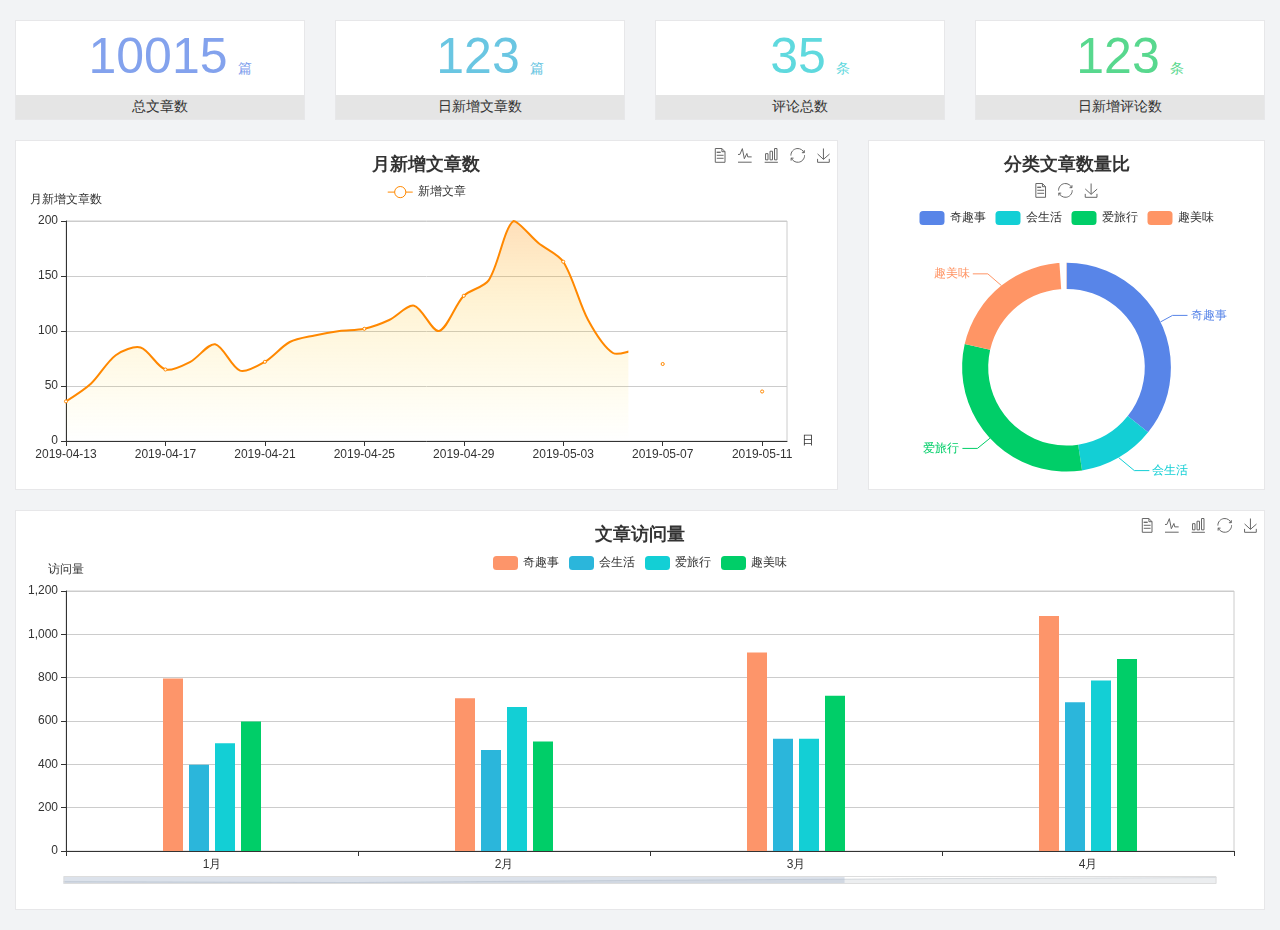
<file: home/dashboard.html>
<!DOCTYPE html>
<html lang="en">

<head>
  <meta charset="UTF-8">
  <meta name="viewport" content="width=device-width, initial-scale=1.0">
  <meta http-equiv="X-UA-Compatible" content="ie=edge">
  <title>图表统计</title>
  <link rel="stylesheet" href="../../assets/lib/bootstrap.css" />
  <link rel="stylesheet" href="../../assets/lib/main.css" />
  <script src="../../assets/lib/jquery.js"></script>
  <script type="text/javascript" src="../../assets/lib/echarts.min.js"></script>
</head>

<body>
  <div class="container-fluid">
    <div class="row spannel_list">
      <div class="col-sm-3 col-xs-6">
        <div class="spannel">
          <em>10015</em><span>篇</span>
          <b>总文章数</b>
        </div>
      </div>
      <div class="col-sm-3 col-xs-6">
        <div class="spannel scolor01">
          <em>123</em><span>篇</span>
          <b>日新增文章数</b>
        </div>
      </div>
      <div class="col-sm-3 col-xs-6">
        <div class="spannel scolor02">
          <em>35</em><span>条</span>
          <b>评论总数</b>
        </div>
      </div>
      <div class="col-sm-3 col-xs-6">
        <div class="spannel scolor03">
          <em>123</em><span>条</span>
          <b>日新增评论数</b>
        </div>
      </div>
    </div>
  </div>

  <div class="container-fluid">
    <div class="row curve-pie">
      <div class="col-lg-8 col-md-8">
        <div class="gragh_pannel" id="curve_show"></div>
      </div>
      <div class="col-lg-4 col-md-4">
        <div class="gragh_pannel" id="pie_show"></div>
      </div>
    </div>
  </div>

  <div class="container-fluid">
    <div class="column_pannel" id="column_show"></div>
  </div>

  <script>
    var oChart = echarts.init(document.getElementById('curve_show'));
    var aList_all = [
      { 'count': 36, 'date': '2019-04-13' },
      { 'count': 52, 'date': '2019-04-14' },
      { 'count': 78, 'date': '2019-04-15' },
      { 'count': 85, 'date': '2019-04-16' },
      { 'count': 65, 'date': '2019-04-17' },
      { 'count': 72, 'date': '2019-04-18' },
      { 'count': 88, 'date': '2019-04-19' },
      { 'count': 64, 'date': '2019-04-20' },
      { 'count': 72, 'date': '2019-04-21' },
      { 'count': 90, 'date': '2019-04-22' },
      { 'count': 96, 'date': '2019-04-23' },
      { 'count': 100, 'date': '2019-04-24' },
      { 'count': 102, 'date': '2019-04-25' },
      { 'count': 110, 'date': '2019-04-26' },
      { 'count': 123, 'date': '2019-04-27' },
      { 'count': 100, 'date': '2019-04-28' },
      { 'count': 132, 'date': '2019-04-29' },
      { 'count': 146, 'date': '2019-04-30' },
      { 'count': 200, 'date': '2019-05-01' },
      { 'count': 180, 'date': '2019-05-02' },
      { 'count': 163, 'date': '2019-05-03' },
      { 'count': 110, 'date': '2019-05-04' },
      { 'count': 80, 'date': '2019-05-05' },
      { 'count': 82, 'date': '2019-05-06' },
      { 'count': 70, 'date': '2019-05-07' },
      { 'count': 65, 'date': '2019-05-08' },
      { 'count': 54, 'date': '2019-05-09' },
      { 'count': 40, 'date': '2019-05-10' },
      { 'count': 45, 'date': '2019-05-11' },
      { 'count': 38, 'date': '2019-05-12' },
    ];

    let aCount = [];
    let aDate = [];

    for (var i = 0; i < aList_all.length; i++) {
      aCount.push(aList_all[i].count);
      aDate.push(aList_all[i].date);
    }

    var chartopt = {
      title: {
        text: '月新增文章数',
        left: 'center',
        top: '10'
      },
      tooltip: {
        trigger: 'axis'
      },
      legend: {
        data: ['新增文章'],
        top: '40'
      },
      toolbox: {
        show: true,
        feature: {
          mark: { show: true },
          dataView: { show: true, readOnly: false },
          magicType: { show: true, type: ['line', 'bar'] },
          restore: { show: true },
          saveAsImage: { show: true }
        }
      },
      calculable: true,
      xAxis: [
        {
          name: '日',
          type: 'category',
          boundaryGap: false,
          data: aDate
        }
      ],
      yAxis: [
        {
          name: '月新增文章数',
          type: 'value'
        }
      ],
      series: [
        {
          name: '新增文章',
          type: 'line',
          smooth: true,
          itemStyle: { normal: { areaStyle: { type: 'default' }, color: '#f80' }, lineStyle: { color: '#f80' } },
          data: aCount
        }],
      areaStyle: {
        normal: {
          color: new echarts.graphic.LinearGradient(0, 0, 0, 1, [{
            offset: 0,
            color: 'rgba(255,136,0,0.39)'
          }, {
            offset: .34,
            color: 'rgba(255,180,0,0.25)'
          }, {
            offset: 1,
            color: 'rgba(255,222,0,0.00)'
          }])

        }
      },
      grid: {
        show: true,
        x: 50,
        x2: 50,
        y: 80,
        height: 220
      }
    };

    oChart.setOption(chartopt);


    var oPie = echarts.init(document.getElementById('pie_show'));
    var oPieopt =
    {
      title: {
        top: 10,
        text: '分类文章数量比',
        x: 'center'
      },
      tooltip: {
        trigger: 'item',
        formatter: "{a} <br/>{b} : {c} ({d}%)"
      },
      color: ['#5885e8', '#13cfd5', '#00ce68', '#ff9565'],
      legend: {
        x: 'center',
        top: 65,
        data: ['奇趣事', '会生活', '爱旅行', '趣美味']
      },
      toolbox: {
        show: true,
        x: 'center',
        top: 35,
        feature: {
          mark: { show: true },
          dataView: { show: true, readOnly: false },
          magicType: {
            show: true,
            type: ['pie', 'funnel'],
            option: {
              funnel: {
                x: '25%',
                width: '50%',
                funnelAlign: 'left',
                max: 1548
              }
            }
          },
          restore: { show: true },
          saveAsImage: { show: true }
        }
      },
      calculable: true,
      series: [
        {
          name: '访问来源',
          type: 'pie',
          radius: ['45%', '60%'],
          center: ['50%', '65%'],
          data: [
            { value: 300, name: '奇趣事' },
            { value: 100, name: '会生活' },
            { value: 260, name: '爱旅行' },
            { value: 180, name: '趣美味' }
          ]
        }
      ]
    };
    oPie.setOption(oPieopt);



    var oColumn = this.echarts.init(document.getElementById('column_show'));
    var oColumnopt =
    {
      title: {
        text: '文章访问量',
        left: 'center',
        top: '10'
      },
      tooltip: {
        trigger: 'axis'
      },
      legend: {
        data: ['奇趣事', '会生活', '爱旅行', '趣美味'],
        top: '40'
      },
      toolbox: {
        show: true,
        feature: {
          mark: { show: true },
          dataView: { show: true, readOnly: false },
          magicType: { show: true, type: ['line', 'bar'] },
          restore: { show: true },
          saveAsImage: { show: true }
        }
      },
      calculable: true,
      xAxis: [
        {
          type: 'category',
          data: ['1月', '2月', '3月', '4月', '5月']
        }
      ],
      yAxis: [
        {
          name: '访问量',
          type: 'value'
        }
      ],
      series: [
        {
          name: '奇趣事',
          type: 'bar',
          barWidth: 20,
          itemStyle: {
            normal: { areaStyle: { type: 'default' }, color: '#fd956a' }
          },
          data: [800, 708, 920, 1090, 1200]
        },
        {
          name: '会生活',
          type: 'bar',
          barWidth: 20,
          itemStyle: {
            normal: { areaStyle: { type: 'default' }, color: '#2bb6db' }
          },
          data: [400, 468, 520, 690, 800]
        },
        {
          name: '爱旅行',
          type: 'bar',
          barWidth: 20,
          itemStyle: {
            normal: { areaStyle: { type: 'default' }, color: '#13cfd5' }
          },
          data: [500, 668, 520, 790, 900]
        },
        {
          name: '趣美味',
          type: 'bar',
          barWidth: 20,
          itemStyle: {
            normal: { areaStyle: { type: 'default' }, color: '#00ce68' }
          },
          data: [600, 508, 720, 890, 1000]
        }
      ],
      grid: {
        show: true,
        x: 50,
        x2: 30,
        y: 80,
        height: 260
      },
      dataZoom: [//给x轴设置滚动条
        {
          start: 0,//默认为0
          end: 100 - 1000 / 31,//默认为100
          type: 'slider',
          show: true,
          xAxisIndex: [0],
          handleSize: 0,//滑动条的 左右2个滑动条的大小
          height: 8,//组件高度
          left: 45, //左边的距离
          right: 50,//右边的距离
          bottom: 26,//右边的距离
          handleColor: '#ddd',//h滑动图标的颜色
          handleStyle: {
            borderColor: "#cacaca",
            borderWidth: "1",
            shadowBlur: 2,
            background: "#ddd",
            shadowColor: "#ddd",
          }
        }]
    };
    oColumn.setOption(oColumnopt);
  </script>
</body>

</html>
</file>
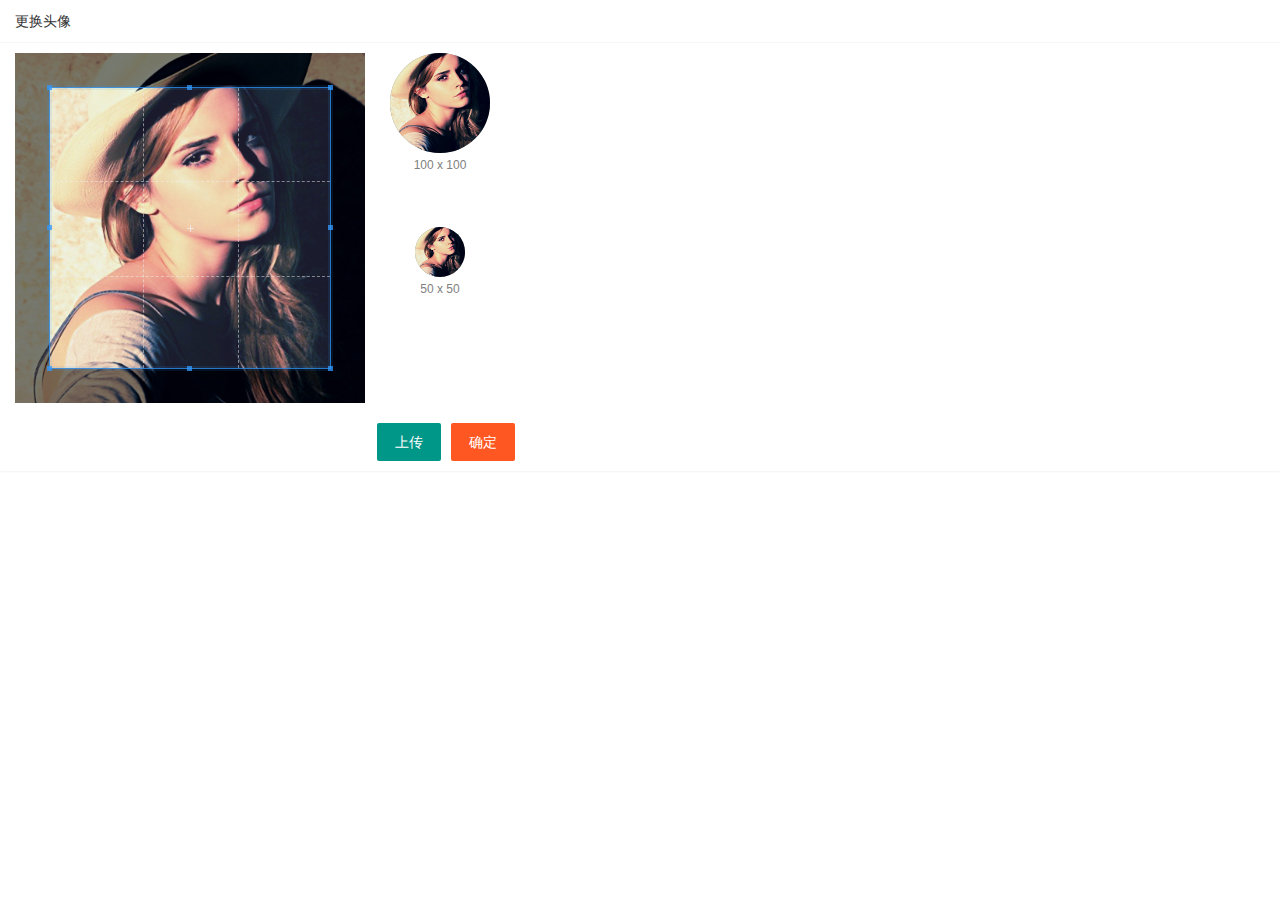
<file: user/user_avatar.html>
<!DOCTYPE html>
<html lang="en">

<head>
    <meta charset="UTF-8">
    <meta name="viewport" content="width=device-width, initial-scale=1.0">
    <title>Document</title>
    <link rel="stylesheet" href="/assets/lib/layui/css/layui.css">
    <link rel="stylesheet" href="/assets/lib/cropper/cropper.css" />
    <link rel="stylesheet" href="/assets/css/user/user_avatar.css">
</head>

<body>
    <div class="layui-card">
        <div class="layui-card-header">更换头像</div>
        <div class="layui-card-body">
            <!-- 第一行的图片裁剪和预览区域 -->
            <div class="row1">
                <!-- 图片裁剪区域 -->
                <div class="cropper-box">
                    <!-- 这个 img 标签很重要，将来会把它初始化为裁剪区域 -->
                    <img id="image" src="/assets/images/sample.jpg" />
                </div>
                <!-- 图片的预览区域 -->
                <div class="preview-box">
                    <div>
                        <!-- 宽高为 100px 的预览区域 -->
                        <div class="img-preview w100"></div>
                        <p class="size">100 x 100</p>
                    </div>
                    <div>
                        <!-- 宽高为 50px 的预览区域 -->
                        <div class="img-preview w50"></div>
                        <p class="size">50 x 50</p>
                    </div>
                </div>
            </div>

            <!-- 第二行的按钮区域 -->
            <div class="row2">
                <input id="file" class="layui-hide" type="file" accept="image/*">
                <button type="button" id="chooseBtn" class="layui-btn">上传</button>
                <button type="button" id="sureBtn" class="layui-btn layui-btn-danger">确定</button>
            </div>


        </div>
    </div>



    <script src="/assets/lib/layui/layui.all.js"></script>
    <script src="/assets/lib/axios.min.js"></script>
    <script src="/assets/lib/jquery.js"></script>

    <script src="/assets/lib/cropper/Cropper.js"></script>
    <script src="/assets/lib/cropper/jquery-cropper.js"></script>


    <script src="/assets/js/ajaxBase.JS"></script>
    <script src="/assets/js/user/user_avatar.js"></script>
</body>

</html>
</file>
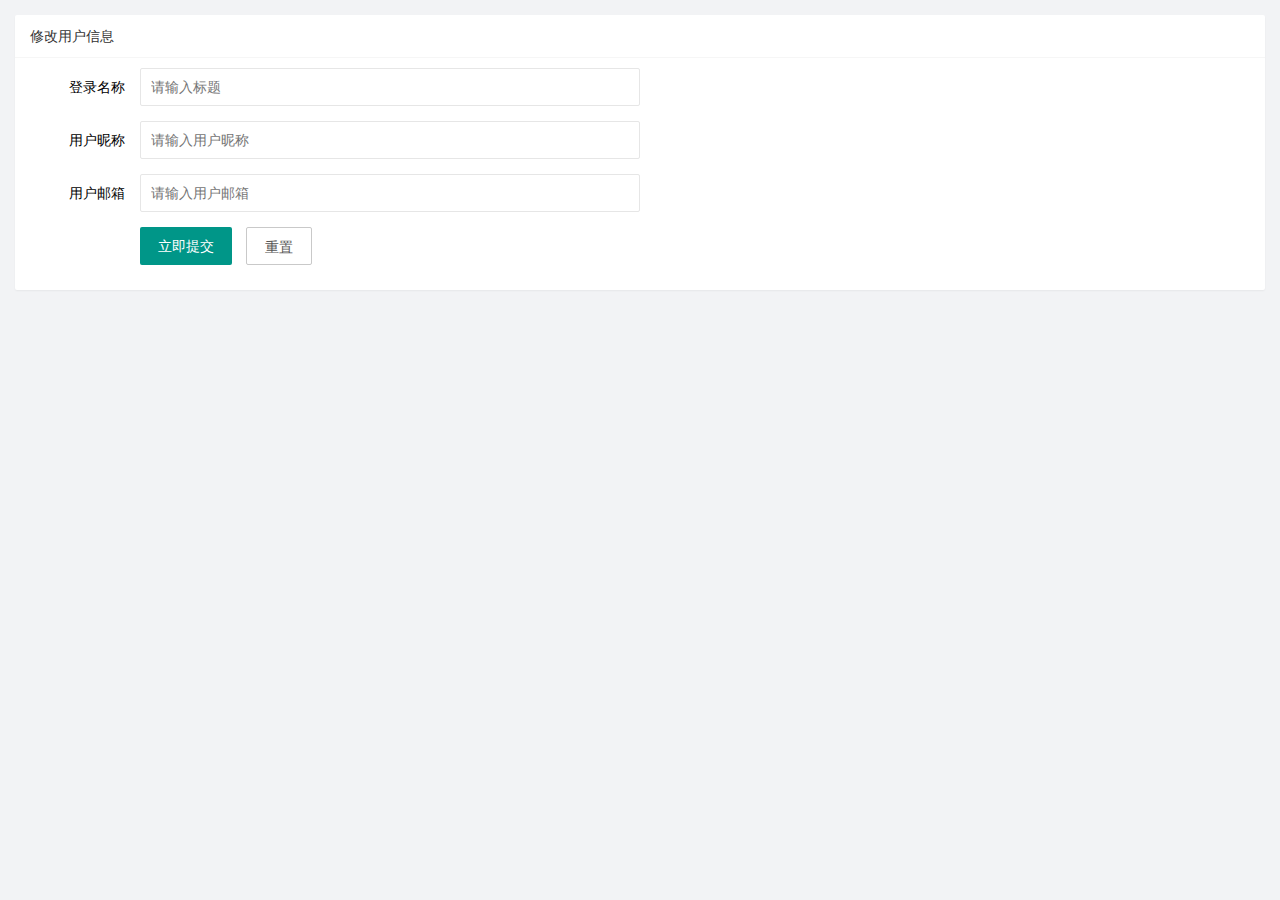
<file: user/user_info.html>
<!DOCTYPE html>
<html lang="en">

<head>
    <meta charset="UTF-8">
    <meta name="viewport" content="width=device-width, initial-scale=1.0">
    <title>Document</title>
    <link rel="stylesheet" href="/assets/lib/layui/css/layui.css">
    <link rel="stylesheet" href="/assets/css/user/user_info.css">
</head>

<body>
    <div class="layui-card">
        <div class="layui-card-header">修改用户信息</div>
        <div class="layui-card-body">
            <form class="layui-form " lay-filter="form" action="">
                <div class="layui-form-item layui-hide">
                    <label class="layui-form-label">用户的id</label>
                    <div class="layui-input-block">
                        <input type="id" name="id" required lay-verify="required" placeholder="请输入标题" autocomplete="off"
                            class="layui-input ">
                    </div>
                </div>
                <div class="layui-form-item">
                    <label class="layui-form-label">登录名称</label>
                    <div class="layui-input-block">
                        <input type="text" name="username" readonly required lay-verify="required" placeholder="请输入标题"
                            autocomplete="off" class="layui-input">
                    </div>
                </div>
                <div class="layui-form-item">
                    <label class="layui-form-label">用户昵称</label>
                    <div class="layui-input-block">
                        <input type="text" name="nickname" required lay-verify="required|nickname" placeholder="请输入用户昵称"
                            autocomplete="off" class="layui-input">
                    </div>
                </div>
                <div class="layui-form-item">
                    <label class="layui-form-label">用户邮箱</label>
                    <div class="layui-input-block">
                        <input type="text" name="email" required lay-verify="required|email" placeholder="请输入用户邮箱"
                            autocomplete="off" class="layui-input">
                    </div>
                </div>
                <div class="layui-form-item">
                    <div class="layui-input-block">
                        <button class="layui-btn" lay-submit lay-filter="formDemo">立即提交</button>
                        <button id='resetBtn' type="reset" class="layui-btn layui-btn-primary">重置</button>
                    </div>
                </div>
            </form>
        </div>

    </div>

    <script src="/assets/lib/layui/layui.all.js"></script>
    <script src="/assets/lib/axios.min.js"></script>
    <script src="/assets/lib/jquery.js"></script>

    <script src="/assets/js/ajaxBase.JS"></script>
    <script src="/assets/js/user/user_info.js"></script>
</body>

</html>
</file>
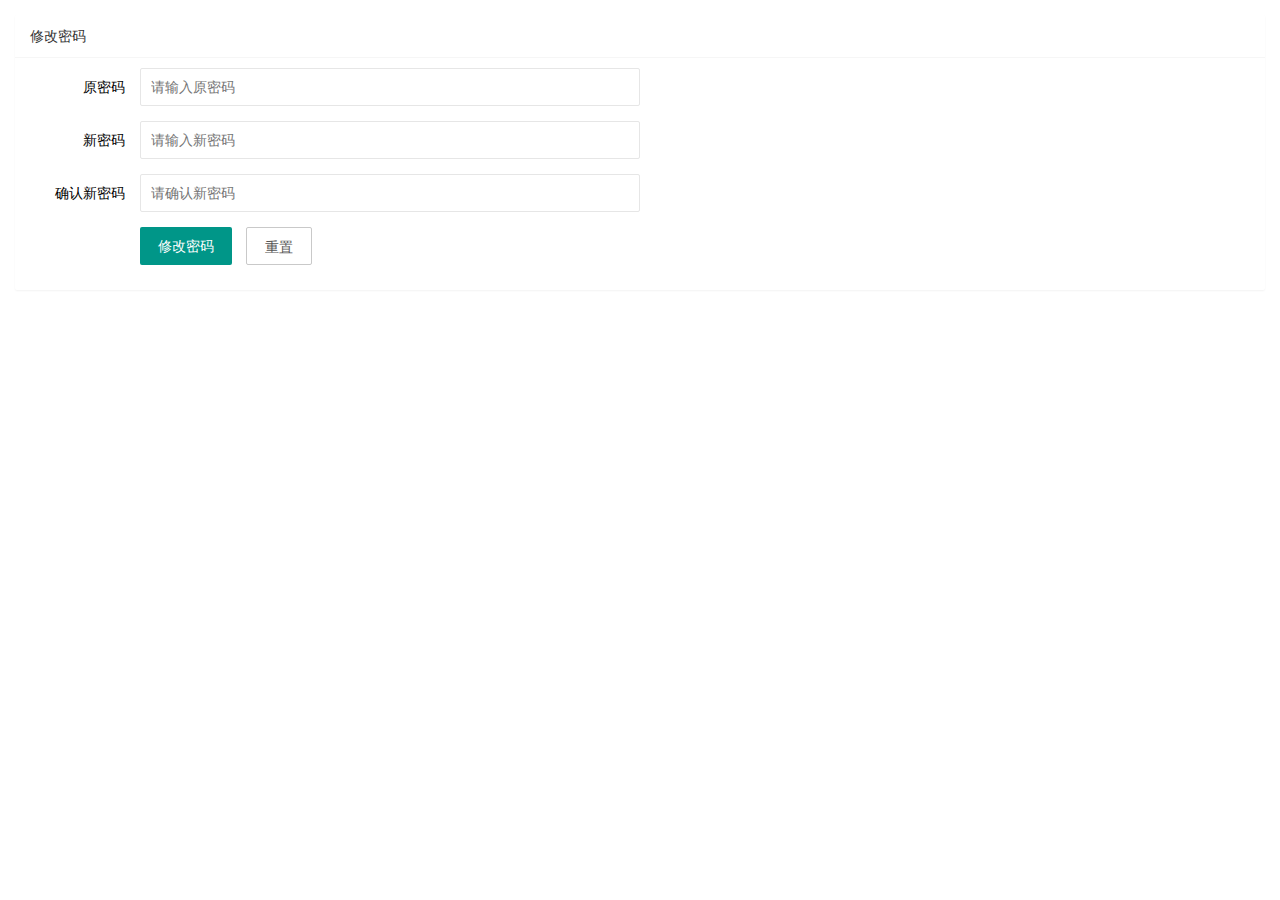
<file: user/user_pwd.html>
<!DOCTYPE html>
<html lang="en">

<head>
    <meta charset="UTF-8">
    <meta name="viewport" content="width=device-width, initial-scale=1.0">
    <title>Document</title>
    <link rel="stylesheet" href="/assets/lib/layui/css/layui.css">
    <link rel="stylesheet" href="/assets/css/user/user_pwd.css">
</head>

<body>
    <div class="layui-card">
        <div class="layui-card-header">修改密码</div>
        <div class="layui-card-body">
            <form class="layui-form" lay-filter="form" action="">
                <div class="layui-form-item">
                    <label class="layui-form-label">原密码</label>
                    <div class="layui-input-block">
                        <input type="text" name="oldPwd" required lay-verify="required|pass" placeholder="请输入原密码"
                            autocomplete="off" class="layui-input">
                    </div>
                </div>
                <div class="layui-form-item">
                    <label class="layui-form-label">新密码</label>
                    <div class="layui-input-block">
                        <input type="text" name="newPwd" required lay-verify="required|pass|newPwd" placeholder="请输入新密码"
                            autocomplete="off" class="layui-input">
                    </div>
                </div>
                <div class="layui-form-item">
                    <label class="layui-form-label">确认新密码</label>
                    <div class="layui-input-block">
                        <input type="text" name="reNewPwd" required lay-verify="required|pass|reNewPwd"
                            placeholder="请确认新密码" autocomplete="off" class="layui-input">
                    </div>
                </div>
                <div class="layui-form-item">
                    <div class="layui-input-block">
                        <button class="layui-btn" lay-submit lay-filter="formDemo">修改密码</button>
                        <button id='resetBtn' type="reset" class="layui-btn layui-btn-primary">重置</button>
                    </div>
                </div>
            </form>
        </div>

    </div>

    <script src="/assets/lib/layui/layui.all.js"></script>
    <script src="/assets/lib/axios.min.js"></script>
    <script src="/assets/lib/jquery.js"></script>


    <script src="/assets/js/ajaxBase.JS"></script>
    <script src="/assets/js/user/user_pwd.js"></script>
</body>

</html>
</file>
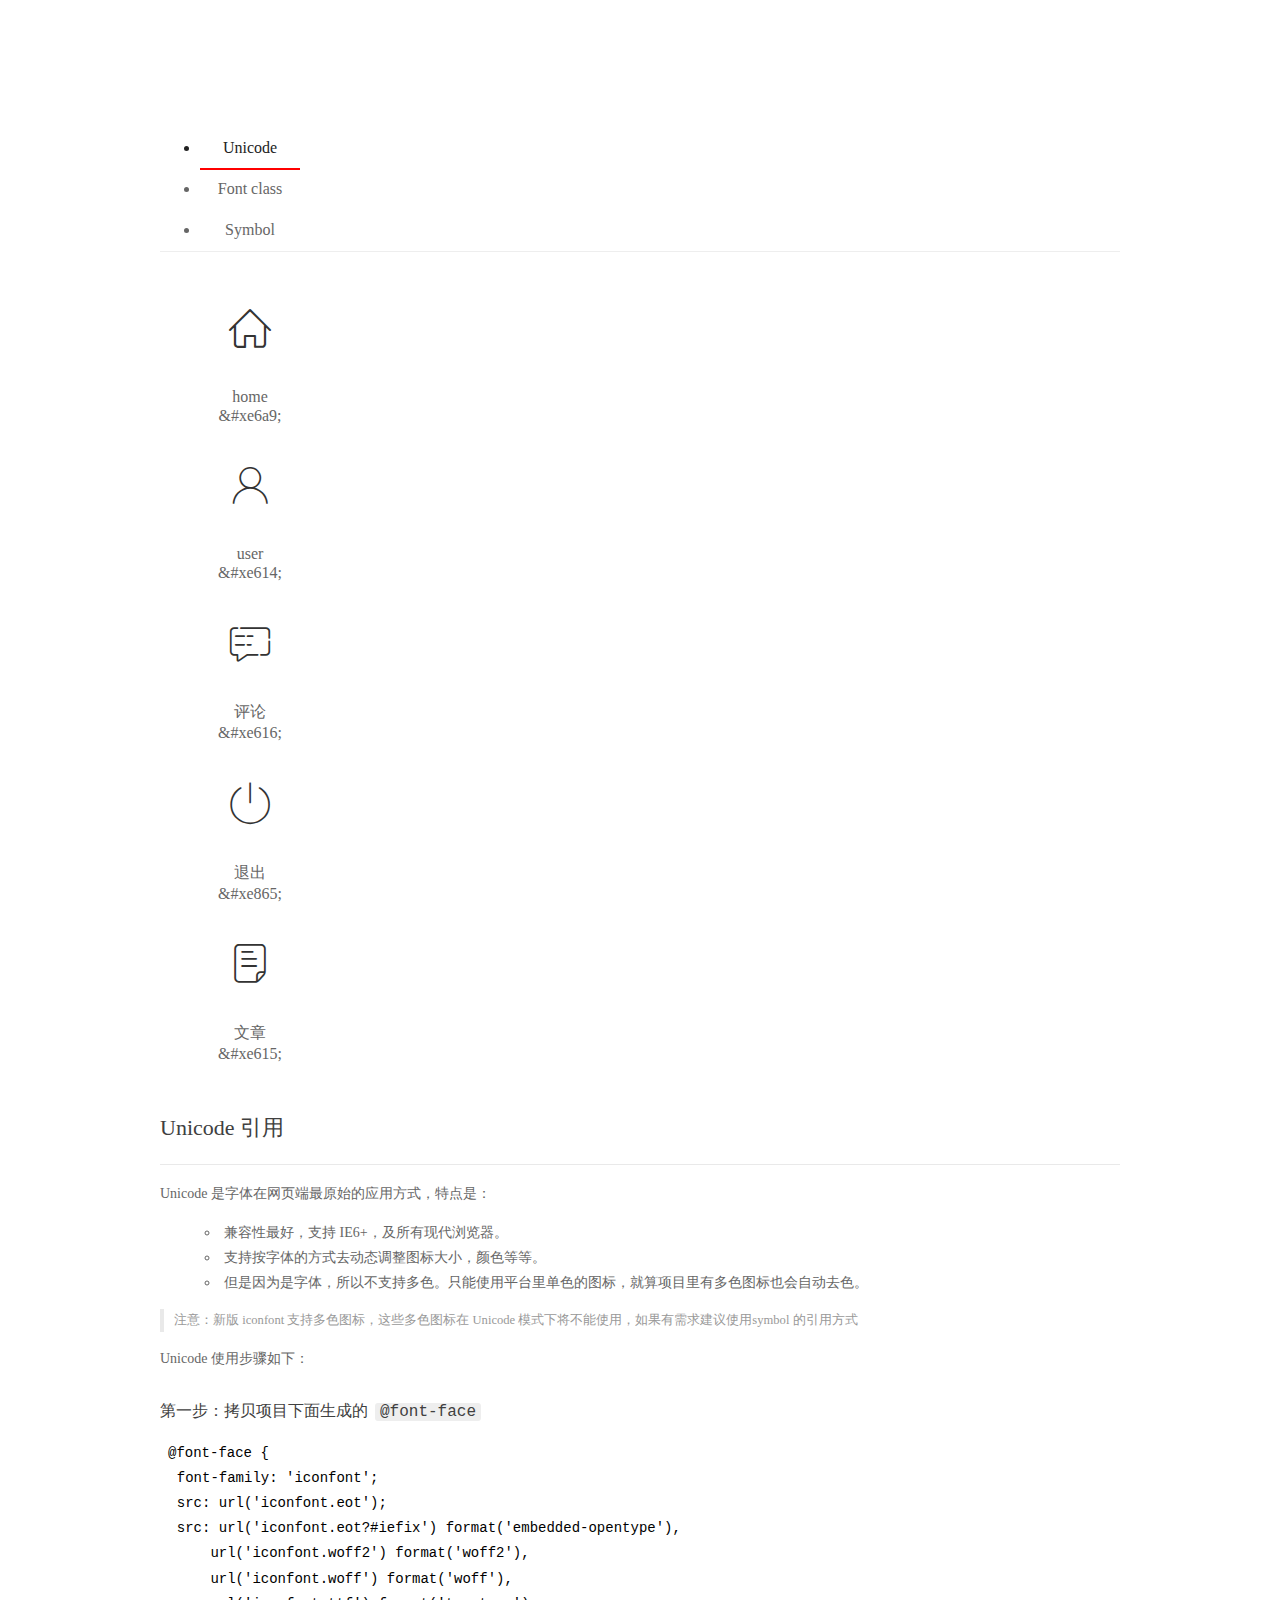
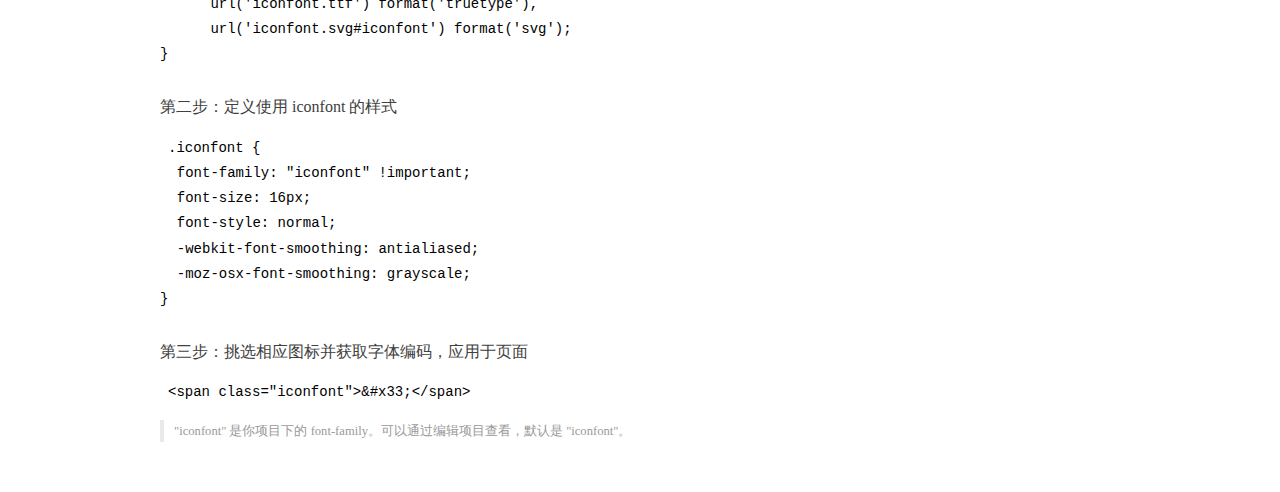
<file: assets/fonts/demo_index.html>
<!DOCTYPE html>
<html>
<head>
  <meta charset="utf-8"/>
  <title>IconFont Demo</title>
  <link rel="shortcut icon" href="https://gtms04.alicdn.com/tps/i4/TB1_oz6GVXXXXaFXpXXJDFnIXXX-64-64.ico" type="image/x-icon"/>
  <link rel="stylesheet" href="https://g.alicdn.com/thx/cube/1.3.2/cube.min.css">
  <link rel="stylesheet" href="demo.css">
  <link rel="stylesheet" href="iconfont.css">
  <script src="iconfont.js"></script>
  <!-- jQuery -->
  <script src="https://a1.alicdn.com/oss/uploads/2018/12/26/7bfddb60-08e8-11e9-9b04-53e73bb6408b.js"></script>
  <!-- 代码高亮 -->
  <script src="https://a1.alicdn.com/oss/uploads/2018/12/26/a3f714d0-08e6-11e9-8a15-ebf944d7534c.js"></script>
</head>
<body>
  <div class="main">
    <h1 class="logo"><a href="https://www.iconfont.cn/" title="iconfont 首页" target="_blank">&#xe86b;</a></h1>
    <div class="nav-tabs">
      <ul id="tabs" class="dib-box">
        <li class="dib active"><span>Unicode</span></li>
        <li class="dib"><span>Font class</span></li>
        <li class="dib"><span>Symbol</span></li>
      </ul>
      
    </div>
    <div class="tab-container">
      <div class="content unicode" style="display: block;">
          <ul class="icon_lists dib-box">
          
            <li class="dib">
              <span class="icon iconfont">&#xe6a9;</span>
                <div class="name">home</div>
                <div class="code-name">&amp;#xe6a9;</div>
              </li>
          
            <li class="dib">
              <span class="icon iconfont">&#xe614;</span>
                <div class="name">user</div>
                <div class="code-name">&amp;#xe614;</div>
              </li>
          
            <li class="dib">
              <span class="icon iconfont">&#xe616;</span>
                <div class="name">评论</div>
                <div class="code-name">&amp;#xe616;</div>
              </li>
          
            <li class="dib">
              <span class="icon iconfont">&#xe865;</span>
                <div class="name">退出</div>
                <div class="code-name">&amp;#xe865;</div>
              </li>
          
            <li class="dib">
              <span class="icon iconfont">&#xe615;</span>
                <div class="name">文章</div>
                <div class="code-name">&amp;#xe615;</div>
              </li>
          
          </ul>
          <div class="article markdown">
          <h2 id="unicode-">Unicode 引用</h2>
          <hr>

          <p>Unicode 是字体在网页端最原始的应用方式，特点是：</p>
          <ul>
            <li>兼容性最好，支持 IE6+，及所有现代浏览器。</li>
            <li>支持按字体的方式去动态调整图标大小，颜色等等。</li>
            <li>但是因为是字体，所以不支持多色。只能使用平台里单色的图标，就算项目里有多色图标也会自动去色。</li>
          </ul>
          <blockquote>
            <p>注意：新版 iconfont 支持多色图标，这些多色图标在 Unicode 模式下将不能使用，如果有需求建议使用symbol 的引用方式</p>
          </blockquote>
          <p>Unicode 使用步骤如下：</p>
          <h3 id="-font-face">第一步：拷贝项目下面生成的 <code>@font-face</code></h3>
<pre><code class="language-css"
>@font-face {
  font-family: 'iconfont';
  src: url('iconfont.eot');
  src: url('iconfont.eot?#iefix') format('embedded-opentype'),
      url('iconfont.woff2') format('woff2'),
      url('iconfont.woff') format('woff'),
      url('iconfont.ttf') format('truetype'),
      url('iconfont.svg#iconfont') format('svg');
}
</code></pre>
          <h3 id="-iconfont-">第二步：定义使用 iconfont 的样式</h3>
<pre><code class="language-css"
>.iconfont {
  font-family: "iconfont" !important;
  font-size: 16px;
  font-style: normal;
  -webkit-font-smoothing: antialiased;
  -moz-osx-font-smoothing: grayscale;
}
</code></pre>
          <h3 id="-">第三步：挑选相应图标并获取字体编码，应用于页面</h3>
<pre>
<code class="language-html"
>&lt;span class="iconfont"&gt;&amp;#x33;&lt;/span&gt;
</code></pre>
          <blockquote>
            <p>"iconfont" 是你项目下的 font-family。可以通过编辑项目查看，默认是 "iconfont"。</p>
          </blockquote>
          </div>
      </div>
      <div class="content font-class">
        <ul class="icon_lists dib-box">
          
          <li class="dib">
            <span class="icon iconfont icon-home"></span>
            <div class="name">
              home
            </div>
            <div class="code-name">.icon-home
            </div>
          </li>
          
          <li class="dib">
            <span class="icon iconfont icon-user"></span>
            <div class="name">
              user
            </div>
            <div class="code-name">.icon-user
            </div>
          </li>
          
          <li class="dib">
            <span class="icon iconfont icon-pinglun"></span>
            <div class="name">
              评论
            </div>
            <div class="code-name">.icon-pinglun
            </div>
          </li>
          
          <li class="dib">
            <span class="icon iconfont icon-tuichu"></span>
            <div class="name">
              退出
            </div>
            <div class="code-name">.icon-tuichu
            </div>
          </li>
          
          <li class="dib">
            <span class="icon iconfont icon-16"></span>
            <div class="name">
              文章
            </div>
            <div class="code-name">.icon-16
            </div>
          </li>
          
        </ul>
        <div class="article markdown">
        <h2 id="font-class-">font-class 引用</h2>
        <hr>

        <p>font-class 是 Unicode 使用方式的一种变种，主要是解决 Unicode 书写不直观，语意不明确的问题。</p>
        <p>与 Unicode 使用方式相比，具有如下特点：</p>
        <ul>
          <li>兼容性良好，支持 IE8+，及所有现代浏览器。</li>
          <li>相比于 Unicode 语意明确，书写更直观。可以很容易分辨这个 icon 是什么。</li>
          <li>因为使用 class 来定义图标，所以当要替换图标时，只需要修改 class 里面的 Unicode 引用。</li>
          <li>不过因为本质上还是使用的字体，所以多色图标还是不支持的。</li>
        </ul>
        <p>使用步骤如下：</p>
        <h3 id="-fontclass-">第一步：引入项目下面生成的 fontclass 代码：</h3>
<pre><code class="language-html">&lt;link rel="stylesheet" href="./iconfont.css"&gt;
</code></pre>
        <h3 id="-">第二步：挑选相应图标并获取类名，应用于页面：</h3>
<pre><code class="language-html">&lt;span class="iconfont icon-xxx"&gt;&lt;/span&gt;
</code></pre>
        <blockquote>
          <p>"
            iconfont" 是你项目下的 font-family。可以通过编辑项目查看，默认是 "iconfont"。</p>
        </blockquote>
      </div>
      </div>
      <div class="content symbol">
          <ul class="icon_lists dib-box">
          
            <li class="dib">
                <svg class="icon svg-icon" aria-hidden="true">
                  <use xlink:href="#icon-home"></use>
                </svg>
                <div class="name">home</div>
                <div class="code-name">#icon-home</div>
            </li>
          
            <li class="dib">
                <svg class="icon svg-icon" aria-hidden="true">
                  <use xlink:href="#icon-user"></use>
                </svg>
                <div class="name">user</div>
                <div class="code-name">#icon-user</div>
            </li>
          
            <li class="dib">
                <svg class="icon svg-icon" aria-hidden="true">
                  <use xlink:href="#icon-pinglun"></use>
                </svg>
                <div class="name">评论</div>
                <div class="code-name">#icon-pinglun</div>
            </li>
          
            <li class="dib">
                <svg class="icon svg-icon" aria-hidden="true">
                  <use xlink:href="#icon-tuichu"></use>
                </svg>
                <div class="name">退出</div>
                <div class="code-name">#icon-tuichu</div>
            </li>
          
            <li class="dib">
                <svg class="icon svg-icon" aria-hidden="true">
                  <use xlink:href="#icon-16"></use>
                </svg>
                <div class="name">文章</div>
                <div class="code-name">#icon-16</div>
            </li>
          
          </ul>
          <div class="article markdown">
          <h2 id="symbol-">Symbol 引用</h2>
          <hr>

          <p>这是一种全新的使用方式，应该说这才是未来的主流，也是平台目前推荐的用法。相关介绍可以参考这篇<a href="">文章</a>
            这种用法其实是做了一个 SVG 的集合，与另外两种相比具有如下特点：</p>
          <ul>
            <li>支持多色图标了，不再受单色限制。</li>
            <li>通过一些技巧，支持像字体那样，通过 <code>font-size</code>, <code>color</code> 来调整样式。</li>
            <li>兼容性较差，支持 IE9+，及现代浏览器。</li>
            <li>浏览器渲染 SVG 的性能一般，还不如 png。</li>
          </ul>
          <p>使用步骤如下：</p>
          <h3 id="-symbol-">第一步：引入项目下面生成的 symbol 代码：</h3>
<pre><code class="language-html">&lt;script src="./iconfont.js"&gt;&lt;/script&gt;
</code></pre>
          <h3 id="-css-">第二步：加入通用 CSS 代码（引入一次就行）：</h3>
<pre><code class="language-html">&lt;style&gt;
.icon {
  width: 1em;
  height: 1em;
  vertical-align: -0.15em;
  fill: currentColor;
  overflow: hidden;
}
&lt;/style&gt;
</code></pre>
          <h3 id="-">第三步：挑选相应图标并获取类名，应用于页面：</h3>
<pre><code class="language-html">&lt;svg class="icon" aria-hidden="true"&gt;
  &lt;use xlink:href="#icon-xxx"&gt;&lt;/use&gt;
&lt;/svg&gt;
</code></pre>
          </div>
      </div>

    </div>
  </div>
  <script>
  $(document).ready(function () {
      $('.tab-container .content:first').show()

      $('#tabs li').click(function (e) {
        var tabContent = $('.tab-container .content')
        var index = $(this).index()

        if ($(this).hasClass('active')) {
          return
        } else {
          $('#tabs li').removeClass('active')
          $(this).addClass('active')

          tabContent.hide().eq(index).fadeIn()
        }
      })
    })
  </script>
</body>
</html>
</file>
<file: assets/lib/main.css>
body{
    font-family:'MicroSoft YaHei';
    background-color: #f2f3f5;
}
.main_wrap{
    position:fixed;
    width:100%;
    height:100%;
    left:0px;
    top:0px;
    background:url('../images/login_bg.jpg'); 
    background-size:100% 100%; 
  }
.header{
    width:1200px;
    overflow: hidden;
    margin:20px auto 0;
}
.heade .logo{
    float: left;
}
.header .copyright{
    float:right;
    font-size:12px;
    color:#fff;
    text-align:right;
    line-height:20px;
    margin-top:10px;
}
.login_form_con{
    position:absolute;
    left:50%;
    top:50%;
    margin-left:-200px;
    margin-top:-155px;
    width:400px;
    height:310px;
    background-color: #edeff0;
}

.login_form{
    position: relative;
}

.login_form .icon-user{
    position:absolute;
    font-size:16px;
    color:#999;
    left:46px;
    top:12px;
}
.login_form .icon-key{
    position:absolute;
    font-size:18px;
    color:#999;
    left:46px;
    top:78px;
}
.login_title{
    height:60px;
    background:url('../images/login_title.png') center center no-repeat #fff;
}
.input_txt,.input_pass,.input_sub{
    display:block;
    width:334px;
    height:37px;
    padding:0px;
    text-indent:40px;
    border:1px solid #ddd;
    margin:27px auto 0;
    outline:none;
}
.input_sub{
    margin-top:40px;
    height:42px;
    background-color: #19b9e7;
    text-indent:0px;
    font-size:18px;
    color:#fff;
    cursor: pointer;
}
.input_sub:hover{
    background-color: #08a0cc;
}

.sider{
    position:fixed;
    left:0;
    top:0;
    bottom:0;
    width:210px;
    background-color: #323745;
}
.sider .logo{
    display:block;
    height:56px;
    background-color: #242732;
    overflow: hidden;
}
.sider .logo img{
    display:block;
    margin:6px auto 0;
}
.user_info{
    height:79px;
    border-bottom:1px solid #5a5e6b;
}

.user_info img{
    float: left;
    width:40px;
    height:40px;
    border-radius:20px;
    margin:19px 0 0 30px;
}
.user_info span{
    float: left;
    width:120px;
    font-size:12px;
    color:#fff;
    margin:23px 0 0 20px;
}
.user_info b{
    float: left;
    width: 120px;
    font-weight:normal;
    font-size:12px;
    color:#adafb5;
    margin:2px 0 0 20px;
}

.menu .level01{
    height:50px;
    line-height:50px;
}
.menu .level01 a{
    display:block;
    height:50px;
    font-size:12px;
    color:#adafb5;
    overflow: hidden;
}
.menu .level01.active a{
    background-color: #1378f0;
    color:#fff;
}
.menu .level01.active i{
    color:#fff;
}

.menu .level01 a:hover{
    background-color: #1378f0;
    color:#fff;
}
.menu .level01 a:hover i{
    color:#fff;
}
.menu .level01 i{
    color:#61646f;
    font-size:22px;
    float: left;
    margin-left:26px;
}
.menu .level01 span{
    float: left;
    margin-left:10px;
}
.menu .level01 b{
    float: right;
    margin-right:20px;
    font-weight:normal;
    transform:rotate(90deg);
    transition:all 500ms ease;
}

.menu .level01 .rotate0{
    transform:rotate(0deg);
}

.menu .level02{
    background: #242732;
    display:none;
}


.menu .level02 li{
    height:40px;
    line-height:40px;
}
.menu .level02 li a{
    display:block;
    height:40px;
    font-size:12px;
    color:#adafb5;
    overflow: hidden;
}

.menu .level02 li a:hover{
    background-color: #1378f0;
    color:#fff;
}

.menu .level02 li i{
    font-size:12px;
    float: left;
    margin-left:60px;
}
.menu .level02 li span{
    font-size:12px;
    float: left;
    margin-left:5px;
}

.menu .level02 .active a{
    color:#ffae00;
}

.header_bar{
    position:fixed;
    left:210px;
    right:0;
    top:0;
    height:56px;
    background-color: #fff;
}

.main{
    position:fixed;
    left:210px;
    top:56px;
    right:0;
    bottom:0;
    background-color: #f2f3f5;
}

.search_form{
    width:218px;
    height:33px;
    border:1px solid #ddd;
    background-color: #f2f3f5;
    border-radius:16px;
    float: left;
    margin:12px 0 0 27px;
}

.search_form input{
    padding:0px;
    margin:0px;
    border:0px;
    float: left;
    background-color: #f2f3f5;
    font-size:12px;
    width:175px;
    height:31px;
    margin-left:12px;
    outline:none;
   
}

.search_form .icon-search{
    line-height:33px;
    cursor: pointer;
    font-size:18px;
    color:#abaebb;
}
.user_center_link{
    float:right;

}
.user_center_link a{
    line-height:56px;
    font-size:12px;
    color:#999;
    margin-right:15px;
}
.user_center_link a:hover{
    color:#ffae00
}

.user_center_link img{
    width:42px;
    height:42px;
    border-radius:32px;
    margin-right:10px;
}

.spannel_list{
    margin-top:20px;
}

.spannel{
	height:100px;
	overflow:hidden;
	text-align:center;
    position:relative;
    background-color: #fff;
    border:1px solid #e7e7e9;
    margin-bottom:20px;
}

.spannel em{
    font-style:normal;
	font-size:50px;
	line-height:50px;
	display:inline-block;
	margin:10px 0 0 20px;
	font-family:'Arial';
	color:#83a2ed;
}

.spannel span{
	font-size:14px;
	display:inline-block;
	color:#83a2ed;
	margin-left:10px;
}

.spannel b{
	position:absolute;
	left:0;
	bottom:0;
	width:100%;
	line-height:24px;
	background:#e5e5e5;
	color:#333;
	font-size:14px;
	font-weight:normal;
}

.scolor01 em,.scolor01 span{
	color:#6ac6e2;
}

.scolor02 em,.scolor02 span{
	color:#5fd9de;
}

.scolor03 em,.scolor03 span{
	color:#58d88e;
}


.gragh_pannel{
    height:350px;
    border:1px solid #e7e7e9;
    background-color: #fff!important; 
    margin-bottom:20px;  
}

.column_pannel{
    margin-bottom:20px;
    height:400px;
    border:1px solid #e7e7e9;
    background-color: #fff!important;   
}

.common_title{
    line-height:42px;
    background-color: #fbfbfb;
    border:1px solid #e7e7e9;
    margin-top:20px;
    text-indent: 15px;
    font-size:14px;
    color:#333;
}

.common_con{
    border:1px solid #e7e7e9;
    border-top:0px;
    background-color: #fff;
    padding-bottom:20px;
    margin-bottom:20px;
}
.opt_btns{
    margin-top:20px;
}

.mp20{
    margin-top:20px;
}

.pagination{   
   margin:0;
}

.article_form{
    margin-top:20px;
}

.form-group{
    margin-bottom:25px;
}

.form-group label{
    font-weight:normal;
    color:#666;
}

.icon-icondate{
    line-height:16px;
}

.user_pic{
    width:100px;
    height:100px;
    margin-bottom:10px;
}

.article_cover{
    width:200px;
    height:200px;
    margin-bottom:10px;
}
</file>
<file: assets/lib/layui/css/layui.css>
/** layui-v2.5.6 MIT License By https://www.layui.com */
 .layui-inline,img{display:inline-block;vertical-align:middle}h1,h2,h3,h4,h5,h6{font-weight:400}.layui-edge,.layui-header,.layui-inline,.layui-main{position:relative}.layui-body,.layui-edge,.layui-elip{overflow:hidden}.layui-btn,.layui-edge,.layui-inline,img{vertical-align:middle}.layui-btn,.layui-disabled,.layui-icon,.layui-unselect{-moz-user-select:none;-webkit-user-select:none;-ms-user-select:none}.layui-elip,.layui-form-checkbox span,.layui-form-pane .layui-form-label{text-overflow:ellipsis;white-space:nowrap}.layui-breadcrumb,.layui-tree-btnGroup{visibility:hidden}blockquote,body,button,dd,div,dl,dt,form,h1,h2,h3,h4,h5,h6,input,li,ol,p,pre,td,textarea,th,ul{margin:0;padding:0;-webkit-tap-highlight-color:rgba(0,0,0,0)}a:active,a:hover{outline:0}img{border:none}li{list-style:none}table{border-collapse:collapse;border-spacing:0}h4,h5,h6{font-size:100%}button,input,optgroup,option,select,textarea{font-family:inherit;font-size:inherit;font-style:inherit;font-weight:inherit;outline:0}pre{white-space:pre-wrap;white-space:-moz-pre-wrap;white-space:-pre-wrap;white-space:-o-pre-wrap;word-wrap:break-word}body{line-height:24px;font:14px Helvetica Neue,Helvetica,PingFang SC,Tahoma,Arial,sans-serif}hr{height:1px;margin:10px 0;border:0;clear:both}a{color:#333;text-decoration:none}a:hover{color:#777}a cite{font-style:normal;*cursor:pointer}.layui-border-box,.layui-border-box *{box-sizing:border-box}.layui-box,.layui-box *{box-sizing:content-box}.layui-clear{clear:both;*zoom:1}.layui-clear:after{content:'\20';clear:both;*zoom:1;display:block;height:0}.layui-inline{*display:inline;*zoom:1}.layui-edge{display:inline-block;width:0;height:0;border-width:6px;border-style:dashed;border-color:transparent}.layui-edge-top{top:-4px;border-bottom-color:#999;border-bottom-style:solid}.layui-edge-right{border-left-color:#999;border-left-style:solid}.layui-edge-bottom{top:2px;border-top-color:#999;border-top-style:solid}.layui-edge-left{border-right-color:#999;border-right-style:solid}.layui-disabled,.layui-disabled:hover{color:#d2d2d2!important;cursor:not-allowed!important}.layui-circle{border-radius:100%}.layui-show{display:block!important}.layui-hide{display:none!important}@font-face{font-family:layui-icon;src:url(../font/iconfont.eot?v=256);src:url(../font/iconfont.eot?v=256#iefix) format('embedded-opentype'),url(../font/iconfont.woff2?v=256) format('woff2'),url(../font/iconfont.woff?v=256) format('woff'),url(../font/iconfont.ttf?v=256) format('truetype'),url(../font/iconfont.svg?v=256#layui-icon) format('svg')}.layui-icon{font-family:layui-icon!important;font-size:16px;font-style:normal;-webkit-font-smoothing:antialiased;-moz-osx-font-smoothing:grayscale}.layui-icon-reply-fill:before{content:"\e611"}.layui-icon-set-fill:before{content:"\e614"}.layui-icon-menu-fill:before{content:"\e60f"}.layui-icon-search:before{content:"\e615"}.layui-icon-share:before{content:"\e641"}.layui-icon-set-sm:before{content:"\e620"}.layui-icon-engine:before{content:"\e628"}.layui-icon-close:before{content:"\1006"}.layui-icon-close-fill:before{content:"\1007"}.layui-icon-chart-screen:before{content:"\e629"}.layui-icon-star:before{content:"\e600"}.layui-icon-circle-dot:before{content:"\e617"}.layui-icon-chat:before{content:"\e606"}.layui-icon-release:before{content:"\e609"}.layui-icon-list:before{content:"\e60a"}.layui-icon-chart:before{content:"\e62c"}.layui-icon-ok-circle:before{content:"\1005"}.layui-icon-layim-theme:before{content:"\e61b"}.layui-icon-table:before{content:"\e62d"}.layui-icon-right:before{content:"\e602"}.layui-icon-left:before{content:"\e603"}.layui-icon-cart-simple:before{content:"\e698"}.layui-icon-face-cry:before{content:"\e69c"}.layui-icon-face-smile:before{content:"\e6af"}.layui-icon-survey:before{content:"\e6b2"}.layui-icon-tree:before{content:"\e62e"}.layui-icon-ie:before{content:"\e7bb"}.layui-icon-upload-circle:before{content:"\e62f"}.layui-icon-add-circle:before{content:"\e61f"}.layui-icon-download-circle:before{content:"\e601"}.layui-icon-templeate-1:before{content:"\e630"}.layui-icon-util:before{content:"\e631"}.layui-icon-face-surprised:before{content:"\e664"}.layui-icon-edit:before{content:"\e642"}.layui-icon-speaker:before{content:"\e645"}.layui-icon-down:before{content:"\e61a"}.layui-icon-file:before{content:"\e621"}.layui-icon-layouts:before{content:"\e632"}.layui-icon-rate-half:before{content:"\e6c9"}.layui-icon-add-circle-fine:before{content:"\e608"}.layui-icon-prev-circle:before{content:"\e633"}.layui-icon-read:before{content:"\e705"}.layui-icon-404:before{content:"\e61c"}.layui-icon-carousel:before{content:"\e634"}.layui-icon-help:before{content:"\e607"}.layui-icon-code-circle:before{content:"\e635"}.layui-icon-windows:before{content:"\e67f"}.layui-icon-water:before{content:"\e636"}.layui-icon-username:before{content:"\e66f"}.layui-icon-find-fill:before{content:"\e670"}.layui-icon-about:before{content:"\e60b"}.layui-icon-location:before{content:"\e715"}.layui-icon-up:before{content:"\e619"}.layui-icon-pause:before{content:"\e651"}.layui-icon-date:before{content:"\e637"}.layui-icon-layim-uploadfile:before{content:"\e61d"}.layui-icon-delete:before{content:"\e640"}.layui-icon-play:before{content:"\e652"}.layui-icon-top:before{content:"\e604"}.layui-icon-firefox:before{content:"\e686"}.layui-icon-friends:before{content:"\e612"}.layui-icon-refresh-3:before{content:"\e9aa"}.layui-icon-ok:before{content:"\e605"}.layui-icon-layer:before{content:"\e638"}.layui-icon-face-smile-fine:before{content:"\e60c"}.layui-icon-dollar:before{content:"\e659"}.layui-icon-group:before{content:"\e613"}.layui-icon-layim-download:before{content:"\e61e"}.layui-icon-picture-fine:before{content:"\e60d"}.layui-icon-link:before{content:"\e64c"}.layui-icon-diamond:before{content:"\e735"}.layui-icon-log:before{content:"\e60e"}.layui-icon-key:before{content:"\e683"}.layui-icon-rate-solid:before{content:"\e67a"}.layui-icon-fonts-del:before{content:"\e64f"}.layui-icon-unlink:before{content:"\e64d"}.layui-icon-fonts-clear:before{content:"\e639"}.layui-icon-triangle-r:before{content:"\e623"}.layui-icon-circle:before{content:"\e63f"}.layui-icon-radio:before{content:"\e643"}.layui-icon-align-center:before{content:"\e647"}.layui-icon-align-right:before{content:"\e648"}.layui-icon-align-left:before{content:"\e649"}.layui-icon-loading-1:before{content:"\e63e"}.layui-icon-return:before{content:"\e65c"}.layui-icon-fonts-strong:before{content:"\e62b"}.layui-icon-upload:before{content:"\e67c"}.layui-icon-dialogue:before{content:"\e63a"}.layui-icon-video:before{content:"\e6ed"}.layui-icon-headset:before{content:"\e6fc"}.layui-icon-cellphone-fine:before{content:"\e63b"}.layui-icon-add-1:before{content:"\e654"}.layui-icon-face-smile-b:before{content:"\e650"}.layui-icon-fonts-html:before{content:"\e64b"}.layui-icon-screen-full:before{content:"\e622"}.layui-icon-form:before{content:"\e63c"}.layui-icon-cart:before{content:"\e657"}.layui-icon-camera-fill:before{content:"\e65d"}.layui-icon-tabs:before{content:"\e62a"}.layui-icon-heart-fill:before{content:"\e68f"}.layui-icon-fonts-code:before{content:"\e64e"}.layui-icon-ios:before{content:"\e680"}.layui-icon-at:before{content:"\e687"}.layui-icon-fire:before{content:"\e756"}.layui-icon-set:before{content:"\e716"}.layui-icon-fonts-u:before{content:"\e646"}.layui-icon-triangle-d:before{content:"\e625"}.layui-icon-tips:before{content:"\e702"}.layui-icon-picture:before{content:"\e64a"}.layui-icon-more-vertical:before{content:"\e671"}.layui-icon-bluetooth:before{content:"\e689"}.layui-icon-flag:before{content:"\e66c"}.layui-icon-loading:before{content:"\e63d"}.layui-icon-fonts-i:before{content:"\e644"}.layui-icon-refresh-1:before{content:"\e666"}.layui-icon-rmb:before{content:"\e65e"}.layui-icon-addition:before{content:"\e624"}.layui-icon-home:before{content:"\e68e"}.layui-icon-time:before{content:"\e68d"}.layui-icon-user:before{content:"\e770"}.layui-icon-notice:before{content:"\e667"}.layui-icon-chrome:before{content:"\e68a"}.layui-icon-edge:before{content:"\e68b"}.layui-icon-login-weibo:before{content:"\e675"}.layui-icon-voice:before{content:"\e688"}.layui-icon-upload-drag:before{content:"\e681"}.layui-icon-login-qq:before{content:"\e676"}.layui-icon-snowflake:before{content:"\e6b1"}.layui-icon-heart:before{content:"\e68c"}.layui-icon-logout:before{content:"\e682"}.layui-icon-file-b:before{content:"\e655"}.layui-icon-template:before{content:"\e663"}.layui-icon-transfer:before{content:"\e691"}.layui-icon-auz:before{content:"\e672"}.layui-icon-console:before{content:"\e665"}.layui-icon-app:before{content:"\e653"}.layui-icon-prev:before{content:"\e65a"}.layui-icon-website:before{content:"\e7ae"}.layui-icon-next:before{content:"\e65b"}.layui-icon-component:before{content:"\e857"}.layui-icon-android:before{content:"\e684"}.layui-icon-more:before{content:"\e65f"}.layui-icon-login-wechat:before{content:"\e677"}.layui-icon-shrink-right:before{content:"\e668"}.layui-icon-spread-left:before{content:"\e66b"}.layui-icon-camera:before{content:"\e660"}.layui-icon-note:before{content:"\e66e"}.layui-icon-refresh:before{content:"\e669"}.layui-icon-female:before{content:"\e661"}.layui-icon-male:before{content:"\e662"}.layui-icon-screen-restore:before{content:"\e758"}.layui-icon-password:before{content:"\e673"}.layui-icon-senior:before{content:"\e674"}.layui-icon-theme:before{content:"\e66a"}.layui-icon-tread:before{content:"\e6c5"}.layui-icon-praise:before{content:"\e6c6"}.layui-icon-star-fill:before{content:"\e658"}.layui-icon-rate:before{content:"\e67b"}.layui-icon-template-1:before{content:"\e656"}.layui-icon-vercode:before{content:"\e679"}.layui-icon-service:before{content:"\e626"}.layui-icon-cellphone:before{content:"\e678"}.layui-icon-print:before{content:"\e66d"}.layui-icon-cols:before{content:"\e610"}.layui-icon-wifi:before{content:"\e7e0"}.layui-icon-export:before{content:"\e67d"}.layui-icon-rss:before{content:"\e808"}.layui-icon-slider:before{content:"\e714"}.layui-icon-email:before{content:"\e618"}.layui-icon-subtraction:before{content:"\e67e"}.layui-icon-mike:before{content:"\e6dc"}.layui-icon-light:before{content:"\e748"}.layui-icon-gift:before{content:"\e627"}.layui-icon-mute:before{content:"\e685"}.layui-icon-reduce-circle:before{content:"\e616"}.layui-icon-music:before{content:"\e690"}.layui-main{width:1140px;margin:0 auto}.layui-header{z-index:1000;height:60px}.layui-header a:hover{transition:all .5s;-webkit-transition:all .5s}.layui-side{position:fixed;left:0;top:0;bottom:0;z-index:999;width:200px;overflow-x:hidden}.layui-side-scroll{position:relative;width:220px;height:100%;overflow-x:hidden}.layui-body{position:absolute;left:200px;right:0;top:0;bottom:0;z-index:998;width:auto;overflow-y:auto;box-sizing:border-box}.layui-layout-body{overflow:hidden}.layui-layout-admin .layui-header{background-color:#23262E}.layui-layout-admin .layui-side{top:60px;width:200px;overflow-x:hidden}.layui-layout-admin .layui-body{position:fixed;top:60px;bottom:44px}.layui-layout-admin .layui-main{width:auto;margin:0 15px}.layui-layout-admin .layui-footer{position:fixed;left:200px;right:0;bottom:0;height:44px;line-height:44px;padding:0 15px;background-color:#eee}.layui-layout-admin .layui-logo{position:absolute;left:0;top:0;width:200px;height:100%;line-height:60px;text-align:center;color:#009688;font-size:16px}.layui-layout-admin .layui-header .layui-nav{background:0 0}.layui-layout-left{position:absolute!important;left:200px;top:0}.layui-layout-right{position:absolute!important;right:0;top:0}.layui-container{position:relative;margin:0 auto;padding:0 15px;box-sizing:border-box}.layui-fluid{position:relative;margin:0 auto;padding:0 15px}.layui-row:after,.layui-row:before{content:'';display:block;clear:both}.layui-col-lg1,.layui-col-lg10,.layui-col-lg11,.layui-col-lg12,.layui-col-lg2,.layui-col-lg3,.layui-col-lg4,.layui-col-lg5,.layui-col-lg6,.layui-col-lg7,.layui-col-lg8,.layui-col-lg9,.layui-col-md1,.layui-col-md10,.layui-col-md11,.layui-col-md12,.layui-col-md2,.layui-col-md3,.layui-col-md4,.layui-col-md5,.layui-col-md6,.layui-col-md7,.layui-col-md8,.layui-col-md9,.layui-col-sm1,.layui-col-sm10,.layui-col-sm11,.layui-col-sm12,.layui-col-sm2,.layui-col-sm3,.layui-col-sm4,.layui-col-sm5,.layui-col-sm6,.layui-col-sm7,.layui-col-sm8,.layui-col-sm9,.layui-col-xs1,.layui-col-xs10,.layui-col-xs11,.layui-col-xs12,.layui-col-xs2,.layui-col-xs3,.layui-col-xs4,.layui-col-xs5,.layui-col-xs6,.layui-col-xs7,.layui-col-xs8,.layui-col-xs9{position:relative;display:block;box-sizing:border-box}.layui-col-xs1,.layui-col-xs10,.layui-col-xs11,.layui-col-xs12,.layui-col-xs2,.layui-col-xs3,.layui-col-xs4,.layui-col-xs5,.layui-col-xs6,.layui-col-xs7,.layui-col-xs8,.layui-col-xs9{float:left}.layui-col-xs1{width:8.33333333%}.layui-col-xs2{width:16.66666667%}.layui-col-xs3{width:25%}.layui-col-xs4{width:33.33333333%}.layui-col-xs5{width:41.66666667%}.layui-col-xs6{width:50%}.layui-col-xs7{width:58.33333333%}.layui-col-xs8{width:66.66666667%}.layui-col-xs9{width:75%}.layui-col-xs10{width:83.33333333%}.layui-col-xs11{width:91.66666667%}.layui-col-xs12{width:100%}.layui-col-xs-offset1{margin-left:8.33333333%}.layui-col-xs-offset2{margin-left:16.66666667%}.layui-col-xs-offset3{margin-left:25%}.layui-col-xs-offset4{margin-left:33.33333333%}.layui-col-xs-offset5{margin-left:41.66666667%}.layui-col-xs-offset6{margin-left:50%}.layui-col-xs-offset7{margin-left:58.33333333%}.layui-col-xs-offset8{margin-left:66.66666667%}.layui-col-xs-offset9{margin-left:75%}.layui-col-xs-offset10{margin-left:83.33333333%}.layui-col-xs-offset11{margin-left:91.66666667%}.layui-col-xs-offset12{margin-left:100%}@media screen and (max-width:768px){.layui-hide-xs{display:none!important}.layui-show-xs-block{display:block!important}.layui-show-xs-inline{display:inline!important}.layui-show-xs-inline-block{display:inline-block!important}}@media screen and (min-width:768px){.layui-container{width:750px}.layui-hide-sm{display:none!important}.layui-show-sm-block{display:block!important}.layui-show-sm-inline{display:inline!important}.layui-show-sm-inline-block{display:inline-block!important}.layui-col-sm1,.layui-col-sm10,.layui-col-sm11,.layui-col-sm12,.layui-col-sm2,.layui-col-sm3,.layui-col-sm4,.layui-col-sm5,.layui-col-sm6,.layui-col-sm7,.layui-col-sm8,.layui-col-sm9{float:left}.layui-col-sm1{width:8.33333333%}.layui-col-sm2{width:16.66666667%}.layui-col-sm3{width:25%}.layui-col-sm4{width:33.33333333%}.layui-col-sm5{width:41.66666667%}.layui-col-sm6{width:50%}.layui-col-sm7{width:58.33333333%}.layui-col-sm8{width:66.66666667%}.layui-col-sm9{width:75%}.layui-col-sm10{width:83.33333333%}.layui-col-sm11{width:91.66666667%}.layui-col-sm12{width:100%}.layui-col-sm-offset1{margin-left:8.33333333%}.layui-col-sm-offset2{margin-left:16.66666667%}.layui-col-sm-offset3{margin-left:25%}.layui-col-sm-offset4{margin-left:33.33333333%}.layui-col-sm-offset5{margin-left:41.66666667%}.layui-col-sm-offset6{margin-left:50%}.layui-col-sm-offset7{margin-left:58.33333333%}.layui-col-sm-offset8{margin-left:66.66666667%}.layui-col-sm-offset9{margin-left:75%}.layui-col-sm-offset10{margin-left:83.33333333%}.layui-col-sm-offset11{margin-left:91.66666667%}.layui-col-sm-offset12{margin-left:100%}}@media screen and (min-width:992px){.layui-container{width:970px}.layui-hide-md{display:none!important}.layui-show-md-block{display:block!important}.layui-show-md-inline{display:inline!important}.layui-show-md-inline-block{display:inline-block!important}.layui-col-md1,.layui-col-md10,.layui-col-md11,.layui-col-md12,.layui-col-md2,.layui-col-md3,.layui-col-md4,.layui-col-md5,.layui-col-md6,.layui-col-md7,.layui-col-md8,.layui-col-md9{float:left}.layui-col-md1{width:8.33333333%}.layui-col-md2{width:16.66666667%}.layui-col-md3{width:25%}.layui-col-md4{width:33.33333333%}.layui-col-md5{width:41.66666667%}.layui-col-md6{width:50%}.layui-col-md7{width:58.33333333%}.layui-col-md8{width:66.66666667%}.layui-col-md9{width:75%}.layui-col-md10{width:83.33333333%}.layui-col-md11{width:91.66666667%}.layui-col-md12{width:100%}.layui-col-md-offset1{margin-left:8.33333333%}.layui-col-md-offset2{margin-left:16.66666667%}.layui-col-md-offset3{margin-left:25%}.layui-col-md-offset4{margin-left:33.33333333%}.layui-col-md-offset5{margin-left:41.66666667%}.layui-col-md-offset6{margin-left:50%}.layui-col-md-offset7{margin-left:58.33333333%}.layui-col-md-offset8{margin-left:66.66666667%}.layui-col-md-offset9{margin-left:75%}.layui-col-md-offset10{margin-left:83.33333333%}.layui-col-md-offset11{margin-left:91.66666667%}.layui-col-md-offset12{margin-left:100%}}@media screen and (min-width:1200px){.layui-container{width:1170px}.layui-hide-lg{display:none!important}.layui-show-lg-block{display:block!important}.layui-show-lg-inline{display:inline!important}.layui-show-lg-inline-block{display:inline-block!important}.layui-col-lg1,.layui-col-lg10,.layui-col-lg11,.layui-col-lg12,.layui-col-lg2,.layui-col-lg3,.layui-col-lg4,.layui-col-lg5,.layui-col-lg6,.layui-col-lg7,.layui-col-lg8,.layui-col-lg9{float:left}.layui-col-lg1{width:8.33333333%}.layui-col-lg2{width:16.66666667%}.layui-col-lg3{width:25%}.layui-col-lg4{width:33.33333333%}.layui-col-lg5{width:41.66666667%}.layui-col-lg6{width:50%}.layui-col-lg7{width:58.33333333%}.layui-col-lg8{width:66.66666667%}.layui-col-lg9{width:75%}.layui-col-lg10{width:83.33333333%}.layui-col-lg11{width:91.66666667%}.layui-col-lg12{width:100%}.layui-col-lg-offset1{margin-left:8.33333333%}.layui-col-lg-offset2{margin-left:16.66666667%}.layui-col-lg-offset3{margin-left:25%}.layui-col-lg-offset4{margin-left:33.33333333%}.layui-col-lg-offset5{margin-left:41.66666667%}.layui-col-lg-offset6{margin-left:50%}.layui-col-lg-offset7{margin-left:58.33333333%}.layui-col-lg-offset8{margin-left:66.66666667%}.layui-col-lg-offset9{margin-left:75%}.layui-col-lg-offset10{margin-left:83.33333333%}.layui-col-lg-offset11{margin-left:91.66666667%}.layui-col-lg-offset12{margin-left:100%}}.layui-col-space1{margin:-.5px}.layui-col-space1>*{padding:.5px}.layui-col-space2{margin:-1px}.layui-col-space2>*{padding:1px}.layui-col-space4{margin:-2px}.layui-col-space4>*{padding:2px}.layui-col-space5{margin:-2.5px}.layui-col-space5>*{padding:2.5px}.layui-col-space6{margin:-3px}.layui-col-space6>*{padding:3px}.layui-col-space8{margin:-4px}.layui-col-space8>*{padding:4px}.layui-col-space10{margin:-5px}.layui-col-space10>*{padding:5px}.layui-col-space12{margin:-6px}.layui-col-space12>*{padding:6px}.layui-col-space14{margin:-7px}.layui-col-space14>*{padding:7px}.layui-col-space15{margin:-7.5px}.layui-col-space15>*{padding:7.5px}.layui-col-space16{margin:-8px}.layui-col-space16>*{padding:8px}.layui-col-space18{margin:-9px}.layui-col-space18>*{padding:9px}.layui-col-space20{margin:-10px}.layui-col-space20>*{padding:10px}.layui-col-space22{margin:-11px}.layui-col-space22>*{padding:11px}.layui-col-space24{margin:-12px}.layui-col-space24>*{padding:12px}.layui-col-space25{margin:-12.5px}.layui-col-space25>*{padding:12.5px}.layui-col-space26{margin:-13px}.layui-col-space26>*{padding:13px}.layui-col-space28{margin:-14px}.layui-col-space28>*{padding:14px}.layui-col-space30{margin:-15px}.layui-col-space30>*{padding:15px}.layui-btn,.layui-input,.layui-select,.layui-textarea,.layui-upload-button{outline:0;-webkit-appearance:none;transition:all .3s;-webkit-transition:all .3s;box-sizing:border-box}.layui-elem-quote{margin-bottom:10px;padding:15px;line-height:22px;border-left:5px solid #009688;border-radius:0 2px 2px 0;background-color:#f2f2f2}.layui-quote-nm{border-style:solid;border-width:1px 1px 1px 5px;background:0 0}.layui-elem-field{margin-bottom:10px;padding:0;border-width:1px;border-style:solid}.layui-elem-field legend{margin-left:20px;padding:0 10px;font-size:20px;font-weight:300}.layui-field-title{margin:10px 0 20px;border-width:1px 0 0}.layui-field-box{padding:10px 15px}.layui-field-title .layui-field-box{padding:10px 0}.layui-progress{position:relative;height:6px;border-radius:20px;background-color:#e2e2e2}.layui-progress-bar{position:absolute;left:0;top:0;width:0;max-width:100%;height:6px;border-radius:20px;text-align:right;background-color:#5FB878;transition:all .3s;-webkit-transition:all .3s}.layui-progress-big,.layui-progress-big .layui-progress-bar{height:18px;line-height:18px}.layui-progress-text{position:relative;top:-20px;line-height:18px;font-size:12px;color:#666}.layui-progress-big .layui-progress-text{position:static;padding:0 10px;color:#fff}.layui-collapse{border-width:1px;border-style:solid;border-radius:2px}.layui-colla-content,.layui-colla-item{border-top-width:1px;border-top-style:solid}.layui-colla-item:first-child{border-top:none}.layui-colla-title{position:relative;height:42px;line-height:42px;padding:0 15px 0 35px;color:#333;background-color:#f2f2f2;cursor:pointer;font-size:14px;overflow:hidden}.layui-colla-content{display:none;padding:10px 15px;line-height:22px;color:#666}.layui-colla-icon{position:absolute;left:15px;top:0;font-size:14px}.layui-card{margin-bottom:15px;border-radius:2px;background-color:#fff;box-shadow:0 1px 2px 0 rgba(0,0,0,.05)}.layui-card:last-child{margin-bottom:0}.layui-card-header{position:relative;height:42px;line-height:42px;padding:0 15px;border-bottom:1px solid #f6f6f6;color:#333;border-radius:2px 2px 0 0;font-size:14px}.layui-bg-black,.layui-bg-blue,.layui-bg-cyan,.layui-bg-green,.layui-bg-orange,.layui-bg-red{color:#fff!important}.layui-card-body{position:relative;padding:10px 15px;line-height:24px}.layui-card-body[pad15]{padding:15px}.layui-card-body[pad20]{padding:20px}.layui-card-body .layui-table{margin:5px 0}.layui-card .layui-tab{margin:0}.layui-panel-window{position:relative;padding:15px;border-radius:0;border-top:5px solid #E6E6E6;background-color:#fff}.layui-auxiliar-moving{position:fixed;left:0;right:0;top:0;bottom:0;width:100%;height:100%;background:0 0;z-index:9999999999}.layui-form-label,.layui-form-mid,.layui-form-select,.layui-input-block,.layui-input-inline,.layui-textarea{position:relative}.layui-bg-red{background-color:#FF5722!important}.layui-bg-orange{background-color:#FFB800!important}.layui-bg-green{background-color:#009688!important}.layui-bg-cyan{background-color:#2F4056!important}.layui-bg-blue{background-color:#1E9FFF!important}.layui-bg-black{background-color:#393D49!important}.layui-bg-gray{background-color:#eee!important;color:#666!important}.layui-badge-rim,.layui-colla-content,.layui-colla-item,.layui-collapse,.layui-elem-field,.layui-form-pane .layui-form-item[pane],.layui-form-pane .layui-form-label,.layui-input,.layui-layedit,.layui-layedit-tool,.layui-quote-nm,.layui-select,.layui-tab-bar,.layui-tab-card,.layui-tab-title,.layui-tab-title .layui-this:after,.layui-textarea{border-color:#e6e6e6}.layui-timeline-item:before,hr{background-color:#e6e6e6}.layui-text{line-height:22px;font-size:14px;color:#666}.layui-text h1,.layui-text h2,.layui-text h3{font-weight:500;color:#333}.layui-text h1{font-size:30px}.layui-text h2{font-size:24px}.layui-text h3{font-size:18px}.layui-text a:not(.layui-btn){color:#01AAED}.layui-text a:not(.layui-btn):hover{text-decoration:underline}.layui-text ul{padding:5px 0 5px 15px}.layui-text ul li{margin-top:5px;list-style-type:disc}.layui-text em,.layui-word-aux{color:#999!important;padding:0 5px!important}.layui-btn{display:inline-block;height:38px;line-height:38px;padding:0 18px;background-color:#009688;color:#fff;white-space:nowrap;text-align:center;font-size:14px;border:none;border-radius:2px;cursor:pointer}.layui-btn:hover{opacity:.8;filter:alpha(opacity=80);color:#fff}.layui-btn:active{opacity:1;filter:alpha(opacity=100)}.layui-btn+.layui-btn{margin-left:10px}.layui-btn-container{font-size:0}.layui-btn-container .layui-btn{margin-right:10px;margin-bottom:10px}.layui-btn-container .layui-btn+.layui-btn{margin-left:0}.layui-table .layui-btn-container .layui-btn{margin-bottom:9px}.layui-btn-radius{border-radius:100px}.layui-btn .layui-icon{margin-right:3px;font-size:18px;vertical-align:bottom;vertical-align:middle\9}.layui-btn-primary{border:1px solid #C9C9C9;background-color:#fff;color:#555}.layui-btn-primary:hover{border-color:#009688;color:#333}.layui-btn-normal{background-color:#1E9FFF}.layui-btn-warm{background-color:#FFB800}.layui-btn-danger{background-color:#FF5722}.layui-btn-checked{background-color:#5FB878}.layui-btn-disabled,.layui-btn-disabled:active,.layui-btn-disabled:hover{border:1px solid #e6e6e6;background-color:#FBFBFB;color:#C9C9C9;cursor:not-allowed;opacity:1}.layui-btn-lg{height:44px;line-height:44px;padding:0 25px;font-size:16px}.layui-btn-sm{height:30px;line-height:30px;padding:0 10px;font-size:12px}.layui-btn-sm i{font-size:16px!important}.layui-btn-xs{height:22px;line-height:22px;padding:0 5px;font-size:12px}.layui-btn-xs i{font-size:14px!important}.layui-btn-group{display:inline-block;vertical-align:middle;font-size:0}.layui-btn-group .layui-btn{margin-left:0!important;margin-right:0!important;border-left:1px solid rgba(255,255,255,.5);border-radius:0}.layui-btn-group .layui-btn-primary{border-left:none}.layui-btn-group .layui-btn-primary:hover{border-color:#C9C9C9;color:#009688}.layui-btn-group .layui-btn:first-child{border-left:none;border-radius:2px 0 0 2px}.layui-btn-group .layui-btn-primary:first-child{border-left:1px solid #c9c9c9}.layui-btn-group .layui-btn:last-child{border-radius:0 2px 2px 0}.layui-btn-group .layui-btn+.layui-btn{margin-left:0}.layui-btn-group+.layui-btn-group{margin-left:10px}.layui-btn-fluid{width:100%}.layui-input,.layui-select,.layui-textarea{height:38px;line-height:1.3;line-height:38px\9;border-width:1px;border-style:solid;background-color:#fff;border-radius:2px}.layui-input::-webkit-input-placeholder,.layui-select::-webkit-input-placeholder,.layui-textarea::-webkit-input-placeholder{line-height:1.3}.layui-input,.layui-textarea{display:block;width:100%;padding-left:10px}.layui-input:hover,.layui-textarea:hover{border-color:#D2D2D2!important}.layui-input:focus,.layui-textarea:focus{border-color:#C9C9C9!important}.layui-textarea{min-height:100px;height:auto;line-height:20px;padding:6px 10px;resize:vertical}.layui-select{padding:0 10px}.layui-form input[type=checkbox],.layui-form input[type=radio],.layui-form select{display:none}.layui-form [lay-ignore]{display:initial}.layui-form-item{margin-bottom:15px;clear:both;*zoom:1}.layui-form-item:after{content:'\20';clear:both;*zoom:1;display:block;height:0}.layui-form-label{float:left;display:block;padding:9px 15px;width:80px;font-weight:400;line-height:20px;text-align:right}.layui-form-label-col{display:block;float:none;padding:9px 0;line-height:20px;text-align:left}.layui-form-item .layui-inline{margin-bottom:5px;margin-right:10px}.layui-input-block{margin-left:110px;min-height:36px}.layui-input-inline{display:inline-block;vertical-align:middle}.layui-form-item .layui-input-inline{float:left;width:190px;margin-right:10px}.layui-form-text .layui-input-inline{width:auto}.layui-form-mid{float:left;display:block;padding:9px 0!important;line-height:20px;margin-right:10px}.layui-form-danger+.layui-form-select .layui-input,.layui-form-danger:focus{border-color:#FF5722!important}.layui-form-select .layui-input{padding-right:30px;cursor:pointer}.layui-form-select .layui-edge{position:absolute;right:10px;top:50%;margin-top:-3px;cursor:pointer;border-width:6px;border-top-color:#c2c2c2;border-top-style:solid;transition:all .3s;-webkit-transition:all .3s}.layui-form-select dl{display:none;position:absolute;left:0;top:42px;padding:5px 0;z-index:899;min-width:100%;border:1px solid #d2d2d2;max-height:300px;overflow-y:auto;background-color:#fff;border-radius:2px;box-shadow:0 2px 4px rgba(0,0,0,.12);box-sizing:border-box}.layui-form-select dl dd,.layui-form-select dl dt{padding:0 10px;line-height:36px;white-space:nowrap;overflow:hidden;text-overflow:ellipsis}.layui-form-select dl dt{font-size:12px;color:#999}.layui-form-select dl dd{cursor:pointer}.layui-form-select dl dd:hover{background-color:#f2f2f2;-webkit-transition:.5s all;transition:.5s all}.layui-form-select .layui-select-group dd{padding-left:20px}.layui-form-select dl dd.layui-select-tips{padding-left:10px!important;color:#999}.layui-form-select dl dd.layui-this{background-color:#5FB878;color:#fff}.layui-form-checkbox,.layui-form-select dl dd.layui-disabled{background-color:#fff}.layui-form-selected dl{display:block}.layui-form-checkbox,.layui-form-checkbox *,.layui-form-switch{display:inline-block;vertical-align:middle}.layui-form-selected .layui-edge{margin-top:-9px;-webkit-transform:rotate(180deg);transform:rotate(180deg);margin-top:-3px\9}:root .layui-form-selected .layui-edge{margin-top:-9px\0/IE9}.layui-form-selectup dl{top:auto;bottom:42px}.layui-select-none{margin:5px 0;text-align:center;color:#999}.layui-select-disabled .layui-disabled{border-color:#eee!important}.layui-select-disabled .layui-edge{border-top-color:#d2d2d2}.layui-form-checkbox{position:relative;height:30px;line-height:30px;margin-right:10px;padding-right:30px;cursor:pointer;font-size:0;-webkit-transition:.1s linear;transition:.1s linear;box-sizing:border-box}.layui-form-checkbox span{padding:0 10px;height:100%;font-size:14px;border-radius:2px 0 0 2px;background-color:#d2d2d2;color:#fff;overflow:hidden}.layui-form-checkbox:hover span{background-color:#c2c2c2}.layui-form-checkbox i{position:absolute;right:0;top:0;width:30px;height:28px;border:1px solid #d2d2d2;border-left:none;border-radius:0 2px 2px 0;color:#fff;font-size:20px;text-align:center}.layui-form-checkbox:hover i{border-color:#c2c2c2;color:#c2c2c2}.layui-form-checked,.layui-form-checked:hover{border-color:#5FB878}.layui-form-checked span,.layui-form-checked:hover span{background-color:#5FB878}.layui-form-checked i,.layui-form-checked:hover i{color:#5FB878}.layui-form-item .layui-form-checkbox{margin-top:4px}.layui-form-checkbox[lay-skin=primary]{height:auto!important;line-height:normal!important;min-width:18px;min-height:18px;border:none!important;margin-right:0;padding-left:28px;padding-right:0;background:0 0}.layui-form-checkbox[lay-skin=primary] span{padding-left:0;padding-right:15px;line-height:18px;background:0 0;color:#666}.layui-form-checkbox[lay-skin=primary] i{right:auto;left:0;width:16px;height:16px;line-height:16px;border:1px solid #d2d2d2;font-size:12px;border-radius:2px;background-color:#fff;-webkit-transition:.1s linear;transition:.1s linear}.layui-form-checkbox[lay-skin=primary]:hover i{border-color:#5FB878;color:#fff}.layui-form-checked[lay-skin=primary] i{border-color:#5FB878!important;background-color:#5FB878;color:#fff}.layui-checkbox-disbaled[lay-skin=primary] span{background:0 0!important;color:#c2c2c2}.layui-checkbox-disbaled[lay-skin=primary]:hover i{border-color:#d2d2d2}.layui-form-item .layui-form-checkbox[lay-skin=primary]{margin-top:10px}.layui-form-switch{position:relative;height:22px;line-height:22px;min-width:35px;padding:0 5px;margin-top:8px;border:1px solid #d2d2d2;border-radius:20px;cursor:pointer;background-color:#fff;-webkit-transition:.1s linear;transition:.1s linear}.layui-form-switch i{position:absolute;left:5px;top:3px;width:16px;height:16px;border-radius:20px;background-color:#d2d2d2;-webkit-transition:.1s linear;transition:.1s linear}.layui-form-switch em{position:relative;top:0;width:25px;margin-left:21px;padding:0!important;text-align:center!important;color:#999!important;font-style:normal!important;font-size:12px}.layui-form-onswitch{border-color:#5FB878;background-color:#5FB878}.layui-checkbox-disbaled,.layui-checkbox-disbaled i{border-color:#e2e2e2!important}.layui-form-onswitch i{left:100%;margin-left:-21px;background-color:#fff}.layui-form-onswitch em{margin-left:5px;margin-right:21px;color:#fff!important}.layui-checkbox-disbaled span{background-color:#e2e2e2!important}.layui-checkbox-disbaled:hover i{color:#fff!important}[lay-radio]{display:none}.layui-form-radio,.layui-form-radio *{display:inline-block;vertical-align:middle}.layui-form-radio{line-height:28px;margin:6px 10px 0 0;padding-right:10px;cursor:pointer;font-size:0}.layui-form-radio *{font-size:14px}.layui-form-radio>i{margin-right:8px;font-size:22px;color:#c2c2c2}.layui-form-radio>i:hover,.layui-form-radioed>i{color:#5FB878}.layui-radio-disbaled>i{color:#e2e2e2!important}.layui-form-pane .layui-form-label{width:110px;padding:8px 15px;height:38px;line-height:20px;border-width:1px;border-style:solid;border-radius:2px 0 0 2px;text-align:center;background-color:#FBFBFB;overflow:hidden;box-sizing:border-box}.layui-form-pane .layui-input-inline{margin-left:-1px}.layui-form-pane .layui-input-block{margin-left:110px;left:-1px}.layui-form-pane .layui-input{border-radius:0 2px 2px 0}.layui-form-pane .layui-form-text .layui-form-label{float:none;width:100%;border-radius:2px;box-sizing:border-box;text-align:left}.layui-form-pane .layui-form-text .layui-input-inline{display:block;margin:0;top:-1px;clear:both}.layui-form-pane .layui-form-text .layui-input-block{margin:0;left:0;top:-1px}.layui-form-pane .layui-form-text .layui-textarea{min-height:100px;border-radius:0 0 2px 2px}.layui-form-pane .layui-form-checkbox{margin:4px 0 4px 10px}.layui-form-pane .layui-form-radio,.layui-form-pane .layui-form-switch{margin-top:6px;margin-left:10px}.layui-form-pane .layui-form-item[pane]{position:relative;border-width:1px;border-style:solid}.layui-form-pane .layui-form-item[pane] .layui-form-label{position:absolute;left:0;top:0;height:100%;border-width:0 1px 0 0}.layui-form-pane .layui-form-item[pane] .layui-input-inline{margin-left:110px}@media screen and (max-width:450px){.layui-form-item .layui-form-label{text-overflow:ellipsis;overflow:hidden;white-space:nowrap}.layui-form-item .layui-inline{display:block;margin-right:0;margin-bottom:20px;clear:both}.layui-form-item .layui-inline:after{content:'\20';clear:both;display:block;height:0}.layui-form-item .layui-input-inline{display:block;float:none;left:-3px;width:auto;margin:0 0 10px 112px}.layui-form-item .layui-input-inline+.layui-form-mid{margin-left:110px;top:-5px;padding:0}.layui-form-item .layui-form-checkbox{margin-right:5px;margin-bottom:5px}}.layui-layedit{border-width:1px;border-style:solid;border-radius:2px}.layui-layedit-tool{padding:3px 5px;border-bottom-width:1px;border-bottom-style:solid;font-size:0}.layedit-tool-fixed{position:fixed;top:0;border-top:1px solid #e2e2e2}.layui-layedit-tool .layedit-tool-mid,.layui-layedit-tool .layui-icon{display:inline-block;vertical-align:middle;text-align:center;font-size:14px}.layui-layedit-tool .layui-icon{position:relative;width:32px;height:30px;line-height:30px;margin:3px 5px;color:#777;cursor:pointer;border-radius:2px}.layui-layedit-tool .layui-icon:hover{color:#393D49}.layui-layedit-tool .layui-icon:active{color:#000}.layui-layedit-tool .layedit-tool-active{background-color:#e2e2e2;color:#000}.layui-layedit-tool .layui-disabled,.layui-layedit-tool .layui-disabled:hover{color:#d2d2d2;cursor:not-allowed}.layui-layedit-tool .layedit-tool-mid{width:1px;height:18px;margin:0 10px;background-color:#d2d2d2}.layedit-tool-html{width:50px!important;font-size:30px!important}.layedit-tool-b,.layedit-tool-code,.layedit-tool-help{font-size:16px!important}.layedit-tool-d,.layedit-tool-face,.layedit-tool-image,.layedit-tool-unlink{font-size:18px!important}.layedit-tool-image input{position:absolute;font-size:0;left:0;top:0;width:100%;height:100%;opacity:.01;filter:Alpha(opacity=1);cursor:pointer}.layui-layedit-iframe iframe{display:block;width:100%}#LAY_layedit_code{overflow:hidden}.layui-laypage{display:inline-block;*display:inline;*zoom:1;vertical-align:middle;margin:10px 0;font-size:0}.layui-laypage>a:first-child,.layui-laypage>a:first-child em{border-radius:2px 0 0 2px}.layui-laypage>a:last-child,.layui-laypage>a:last-child em{border-radius:0 2px 2px 0}.layui-laypage>:first-child{margin-left:0!important}.layui-laypage>:last-child{margin-right:0!important}.layui-laypage a,.layui-laypage button,.layui-laypage input,.layui-laypage select,.layui-laypage span{border:1px solid #e2e2e2}.layui-laypage a,.layui-laypage span{display:inline-block;*display:inline;*zoom:1;vertical-align:middle;padding:0 15px;height:28px;line-height:28px;margin:0 -1px 5px 0;background-color:#fff;color:#333;font-size:12px}.layui-flow-more a *,.layui-laypage input,.layui-table-view select[lay-ignore]{display:inline-block}.layui-laypage a:hover{color:#009688}.layui-laypage em{font-style:normal}.layui-laypage .layui-laypage-spr{color:#999;font-weight:700}.layui-laypage a{text-decoration:none}.layui-laypage .layui-laypage-curr{position:relative}.layui-laypage .layui-laypage-curr em{position:relative;color:#fff}.layui-laypage .layui-laypage-curr .layui-laypage-em{position:absolute;left:-1px;top:-1px;padding:1px;width:100%;height:100%;background-color:#009688}.layui-laypage-em{border-radius:2px}.layui-laypage-next em,.layui-laypage-prev em{font-family:Sim sun;font-size:16px}.layui-laypage .layui-laypage-count,.layui-laypage .layui-laypage-limits,.layui-laypage .layui-laypage-refresh,.layui-laypage .layui-laypage-skip{margin-left:10px;margin-right:10px;padding:0;border:none}.layui-laypage .layui-laypage-limits,.layui-laypage .layui-laypage-refresh{vertical-align:top}.layui-laypage .layui-laypage-refresh i{font-size:18px;cursor:pointer}.layui-laypage select{height:22px;padding:3px;border-radius:2px;cursor:pointer}.layui-laypage .layui-laypage-skip{height:30px;line-height:30px;color:#999}.layui-laypage button,.layui-laypage input{height:30px;line-height:30px;border-radius:2px;vertical-align:top;background-color:#fff;box-sizing:border-box}.layui-laypage input{width:40px;margin:0 10px;padding:0 3px;text-align:center}.layui-laypage input:focus,.layui-laypage select:focus{border-color:#009688!important}.layui-laypage button{margin-left:10px;padding:0 10px;cursor:pointer}.layui-table,.layui-table-view{margin:10px 0}.layui-flow-more{margin:10px 0;text-align:center;color:#999;font-size:14px}.layui-flow-more a{height:32px;line-height:32px}.layui-flow-more a *{vertical-align:top}.layui-flow-more a cite{padding:0 20px;border-radius:3px;background-color:#eee;color:#333;font-style:normal}.layui-flow-more a cite:hover{opacity:.8}.layui-flow-more a i{font-size:30px;color:#737383}.layui-table{width:100%;background-color:#fff;color:#666}.layui-table tr{transition:all .3s;-webkit-transition:all .3s}.layui-table th{text-align:left;font-weight:400}.layui-table tbody tr:hover,.layui-table thead tr,.layui-table-click,.layui-table-header,.layui-table-hover,.layui-table-mend,.layui-table-patch,.layui-table-tool,.layui-table-total,.layui-table-total tr,.layui-table[lay-even] tr:nth-child(even){background-color:#f2f2f2}.layui-table td,.layui-table th,.layui-table-col-set,.layui-table-fixed-r,.layui-table-grid-down,.layui-table-header,.layui-table-page,.layui-table-tips-main,.layui-table-tool,.layui-table-total,.layui-table-view,.layui-table[lay-skin=line],.layui-table[lay-skin=row]{border-width:1px;border-style:solid;border-color:#e6e6e6}.layui-table td,.layui-table th{position:relative;padding:9px 15px;min-height:20px;line-height:20px;font-size:14px}.layui-table[lay-skin=line] td,.layui-table[lay-skin=line] th{border-width:0 0 1px}.layui-table[lay-skin=row] td,.layui-table[lay-skin=row] th{border-width:0 1px 0 0}.layui-table[lay-skin=nob] td,.layui-table[lay-skin=nob] th{border:none}.layui-table img{max-width:100px}.layui-table[lay-size=lg] td,.layui-table[lay-size=lg] th{padding:15px 30px}.layui-table-view .layui-table[lay-size=lg] .layui-table-cell{height:40px;line-height:40px}.layui-table[lay-size=sm] td,.layui-table[lay-size=sm] th{font-size:12px;padding:5px 10px}.layui-table-view .layui-table[lay-size=sm] .layui-table-cell{height:20px;line-height:20px}.layui-table[lay-data]{display:none}.layui-table-box{position:relative;overflow:hidden}.layui-table-view .layui-table{position:relative;width:auto;margin:0}.layui-table-view .layui-table[lay-skin=line]{border-width:0 1px 0 0}.layui-table-view .layui-table[lay-skin=row]{border-width:0 0 1px}.layui-table-view .layui-table td,.layui-table-view .layui-table th{padding:5px 0;border-top:none;border-left:none}.layui-table-view .layui-table th.layui-unselect .layui-table-cell span{cursor:pointer}.layui-table-view .layui-table td{cursor:default}.layui-table-view .layui-table td[data-edit=text]{cursor:text}.layui-table-view .layui-form-checkbox[lay-skin=primary] i{width:18px;height:18px}.layui-table-view .layui-form-radio{line-height:0;padding:0}.layui-table-view .layui-form-radio>i{margin:0;font-size:20px}.layui-table-init{position:absolute;left:0;top:0;width:100%;height:100%;text-align:center;z-index:110}.layui-table-init .layui-icon{position:absolute;left:50%;top:50%;margin:-15px 0 0 -15px;font-size:30px;color:#c2c2c2}.layui-table-header{border-width:0 0 1px;overflow:hidden}.layui-table-header .layui-table{margin-bottom:-1px}.layui-table-tool .layui-inline[lay-event]{position:relative;width:26px;height:26px;padding:5px;line-height:16px;margin-right:10px;text-align:center;color:#333;border:1px solid #ccc;cursor:pointer;-webkit-transition:.5s all;transition:.5s all}.layui-table-tool .layui-inline[lay-event]:hover{border:1px solid #999}.layui-table-tool-temp{padding-right:120px}.layui-table-tool-self{position:absolute;right:17px;top:10px}.layui-table-tool .layui-table-tool-self .layui-inline[lay-event]{margin:0 0 0 10px}.layui-table-tool-panel{position:absolute;top:29px;left:-1px;padding:5px 0;min-width:150px;min-height:40px;border:1px solid #d2d2d2;text-align:left;overflow-y:auto;background-color:#fff;box-shadow:0 2px 4px rgba(0,0,0,.12)}.layui-table-cell,.layui-table-tool-panel li{overflow:hidden;text-overflow:ellipsis;white-space:nowrap}.layui-table-tool-panel li{padding:0 10px;line-height:30px;-webkit-transition:.5s all;transition:.5s all}.layui-table-tool-panel li .layui-form-checkbox[lay-skin=primary]{width:100%;padding-left:28px}.layui-table-tool-panel li:hover{background-color:#f2f2f2}.layui-table-tool-panel li .layui-form-checkbox[lay-skin=primary] i{position:absolute;left:0;top:0}.layui-table-tool-panel li .layui-form-checkbox[lay-skin=primary] span{padding:0}.layui-table-tool .layui-table-tool-self .layui-table-tool-panel{left:auto;right:-1px}.layui-table-col-set{position:absolute;right:0;top:0;width:20px;height:100%;border-width:0 0 0 1px;background-color:#fff}.layui-table-sort{width:10px;height:20px;margin-left:5px;cursor:pointer!important}.layui-table-sort .layui-edge{position:absolute;left:5px;border-width:5px}.layui-table-sort .layui-table-sort-asc{top:3px;border-top:none;border-bottom-style:solid;border-bottom-color:#b2b2b2}.layui-table-sort .layui-table-sort-asc:hover{border-bottom-color:#666}.layui-table-sort .layui-table-sort-desc{bottom:5px;border-bottom:none;border-top-style:solid;border-top-color:#b2b2b2}.layui-table-sort .layui-table-sort-desc:hover{border-top-color:#666}.layui-table-sort[lay-sort=asc] .layui-table-sort-asc{border-bottom-color:#000}.layui-table-sort[lay-sort=desc] .layui-table-sort-desc{border-top-color:#000}.layui-table-cell{height:28px;line-height:28px;padding:0 15px;position:relative;box-sizing:border-box}.layui-table-cell .layui-form-checkbox[lay-skin=primary]{top:-1px;padding:0}.layui-table-cell .layui-table-link{color:#01AAED}.laytable-cell-checkbox,.laytable-cell-numbers,.laytable-cell-radio,.laytable-cell-space{padding:0;text-align:center}.layui-table-body{position:relative;overflow:auto;margin-right:-1px;margin-bottom:-1px}.layui-table-body .layui-none{line-height:26px;padding:15px;text-align:center;color:#999}.layui-table-fixed{position:absolute;left:0;top:0;z-index:101}.layui-table-fixed .layui-table-body{overflow:hidden}.layui-table-fixed-l{box-shadow:0 -1px 8px rgba(0,0,0,.08)}.layui-table-fixed-r{left:auto;right:-1px;border-width:0 0 0 1px;box-shadow:-1px 0 8px rgba(0,0,0,.08)}.layui-table-fixed-r .layui-table-header{position:relative;overflow:visible}.layui-table-mend{position:absolute;right:-49px;top:0;height:100%;width:50px}.layui-table-tool{position:relative;z-index:890;width:100%;min-height:50px;line-height:30px;padding:10px 15px;border-width:0 0 1px}.layui-table-tool .layui-btn-container{margin-bottom:-10px}.layui-table-page,.layui-table-total{border-width:1px 0 0;margin-bottom:-1px;overflow:hidden}.layui-table-page{position:relative;width:100%;padding:7px 7px 0;height:41px;font-size:12px;white-space:nowrap}.layui-table-page>div{height:26px}.layui-table-page .layui-laypage{margin:0}.layui-table-page .layui-laypage a,.layui-table-page .layui-laypage span{height:26px;line-height:26px;margin-bottom:10px;border:none;background:0 0}.layui-table-page .layui-laypage a,.layui-table-page .layui-laypage span.layui-laypage-curr{padding:0 12px}.layui-table-page .layui-laypage span{margin-left:0;padding:0}.layui-table-page .layui-laypage .layui-laypage-prev{margin-left:-7px!important}.layui-table-page .layui-laypage .layui-laypage-curr .layui-laypage-em{left:0;top:0;padding:0}.layui-table-page .layui-laypage button,.layui-table-page .layui-laypage input{height:26px;line-height:26px}.layui-table-page .layui-laypage input{width:40px}.layui-table-page .layui-laypage button{padding:0 10px}.layui-table-page select{height:18px}.layui-table-patch .layui-table-cell{padding:0;width:30px}.layui-table-edit{position:absolute;left:0;top:0;width:100%;height:100%;padding:0 14px 1px;border-radius:0;box-shadow:1px 1px 20px rgba(0,0,0,.15)}.layui-table-edit:focus{border-color:#5FB878!important}select.layui-table-edit{padding:0 0 0 10px;border-color:#C9C9C9}.layui-table-view .layui-form-checkbox,.layui-table-view .layui-form-radio,.layui-table-view .layui-form-switch{top:0;margin:0;box-sizing:content-box}.layui-table-view .layui-form-checkbox{top:-1px;height:26px;line-height:26px}.layui-table-view .layui-form-checkbox i{height:26px}.layui-table-grid .layui-table-cell{overflow:visible}.layui-table-grid-down{position:absolute;top:0;right:0;width:26px;height:100%;padding:5px 0;border-width:0 0 0 1px;text-align:center;background-color:#fff;color:#999;cursor:pointer}.layui-table-grid-down .layui-icon{position:absolute;top:50%;left:50%;margin:-8px 0 0 -8px}.layui-table-grid-down:hover{background-color:#fbfbfb}body .layui-table-tips .layui-layer-content{background:0 0;padding:0;box-shadow:0 1px 6px rgba(0,0,0,.12)}.layui-table-tips-main{margin:-44px 0 0 -1px;max-height:150px;padding:8px 15px;font-size:14px;overflow-y:scroll;background-color:#fff;color:#666}.layui-table-tips-c{position:absolute;right:-3px;top:-13px;width:20px;height:20px;padding:3px;cursor:pointer;background-color:#666;border-radius:50%;color:#fff}.layui-table-tips-c:hover{background-color:#777}.layui-table-tips-c:before{position:relative;right:-2px}.layui-upload-file{display:none!important;opacity:.01;filter:Alpha(opacity=1)}.layui-upload-drag,.layui-upload-form,.layui-upload-wrap{display:inline-block}.layui-upload-list{margin:10px 0}.layui-upload-choose{padding:0 10px;color:#999}.layui-upload-drag{position:relative;padding:30px;border:1px dashed #e2e2e2;background-color:#fff;text-align:center;cursor:pointer;color:#999}.layui-upload-drag .layui-icon{font-size:50px;color:#009688}.layui-upload-drag[lay-over]{border-color:#009688}.layui-upload-iframe{position:absolute;width:0;height:0;border:0;visibility:hidden}.layui-upload-wrap{position:relative;vertical-align:middle}.layui-upload-wrap .layui-upload-file{display:block!important;position:absolute;left:0;top:0;z-index:10;font-size:100px;width:100%;height:100%;opacity:.01;filter:Alpha(opacity=1);cursor:pointer}.layui-transfer-active,.layui-transfer-box{display:inline-block;vertical-align:middle}.layui-transfer-box,.layui-transfer-header,.layui-transfer-search{border-width:0;border-style:solid;border-color:#e6e6e6}.layui-transfer-box{position:relative;border-width:1px;width:200px;height:360px;border-radius:2px;background-color:#fff}.layui-transfer-box .layui-form-checkbox{width:100%;margin:0!important}.layui-transfer-header{height:38px;line-height:38px;padding:0 10px;border-bottom-width:1px}.layui-transfer-search{position:relative;padding:10px;border-bottom-width:1px}.layui-transfer-search .layui-input{height:32px;padding-left:30px;font-size:12px}.layui-transfer-search .layui-icon-search{position:absolute;left:20px;top:50%;margin-top:-8px;color:#666}.layui-transfer-active{margin:0 15px}.layui-transfer-active .layui-btn{display:block;margin:0;padding:0 15px;background-color:#5FB878;border-color:#5FB878;color:#fff}.layui-transfer-active .layui-btn-disabled{background-color:#FBFBFB;border-color:#e6e6e6;color:#C9C9C9}.layui-transfer-active .layui-btn:first-child{margin-bottom:15px}.layui-transfer-active .layui-btn .layui-icon{margin:0;font-size:14px!important}.layui-transfer-data{padding:5px 0;overflow:auto}.layui-transfer-data li{height:32px;line-height:32px;padding:0 10px}.layui-transfer-data li:hover{background-color:#f2f2f2;transition:.5s all}.layui-transfer-data .layui-none{padding:15px 10px;text-align:center;color:#999}.layui-nav{position:relative;padding:0 20px;background-color:#393D49;color:#fff;border-radius:2px;font-size:0;box-sizing:border-box}.layui-nav *{font-size:14px}.layui-nav .layui-nav-item{position:relative;display:inline-block;*display:inline;*zoom:1;vertical-align:middle;line-height:60px}.layui-nav .layui-nav-item a{display:block;padding:0 20px;color:#fff;color:rgba(255,255,255,.7);transition:all .3s;-webkit-transition:all .3s}.layui-nav .layui-this:after,.layui-nav-bar,.layui-nav-tree .layui-nav-itemed:after{position:absolute;left:0;top:0;width:0;height:5px;background-color:#5FB878;transition:all .2s;-webkit-transition:all .2s}.layui-nav-bar{z-index:1000}.layui-nav .layui-nav-item a:hover,.layui-nav .layui-this a{color:#fff}.layui-nav .layui-this:after{content:'';top:auto;bottom:0;width:100%}.layui-nav-img{width:30px;height:30px;margin-right:10px;border-radius:50%}.layui-nav .layui-nav-more{content:'';width:0;height:0;border-style:solid dashed dashed;border-color:#fff transparent transparent;overflow:hidden;cursor:pointer;transition:all .2s;-webkit-transition:all .2s;position:absolute;top:50%;right:3px;margin-top:-3px;border-width:6px;border-top-color:rgba(255,255,255,.7)}.layui-nav .layui-nav-mored,.layui-nav-itemed>a .layui-nav-more{margin-top:-9px;border-style:dashed dashed solid;border-color:transparent transparent #fff}.layui-nav-child{display:none;position:absolute;left:0;top:65px;min-width:100%;line-height:36px;padding:5px 0;box-shadow:0 2px 4px rgba(0,0,0,.12);border:1px solid #d2d2d2;background-color:#fff;z-index:100;border-radius:2px;white-space:nowrap}.layui-nav .layui-nav-child a{color:#333}.layui-nav .layui-nav-child a:hover{background-color:#f2f2f2;color:#000}.layui-nav-child dd{position:relative}.layui-nav .layui-nav-child dd.layui-this a,.layui-nav-child dd.layui-this{background-color:#5FB878;color:#fff}.layui-nav-child dd.layui-this:after{display:none}.layui-nav-tree{width:200px;padding:0}.layui-nav-tree .layui-nav-item{display:block;width:100%;line-height:45px}.layui-nav-tree .layui-nav-item a{position:relative;height:45px;line-height:45px;text-overflow:ellipsis;overflow:hidden;white-space:nowrap}.layui-nav-tree .layui-nav-item a:hover{background-color:#4E5465}.layui-nav-tree .layui-nav-bar{width:5px;height:0;background-color:#009688}.layui-nav-tree .layui-nav-child dd.layui-this,.layui-nav-tree .layui-nav-child dd.layui-this a,.layui-nav-tree .layui-this,.layui-nav-tree .layui-this>a,.layui-nav-tree .layui-this>a:hover{background-color:#009688;color:#fff}.layui-nav-tree .layui-this:after{display:none}.layui-nav-itemed>a,.layui-nav-tree .layui-nav-title a,.layui-nav-tree .layui-nav-title a:hover{color:#fff!important}.layui-nav-tree .layui-nav-child{position:relative;z-index:0;top:0;border:none;box-shadow:none}.layui-nav-tree .layui-nav-child a{height:40px;line-height:40px;color:#fff;color:rgba(255,255,255,.7)}.layui-nav-tree .layui-nav-child,.layui-nav-tree .layui-nav-child a:hover{background:0 0;color:#fff}.layui-nav-tree .layui-nav-more{right:10px}.layui-nav-itemed>.layui-nav-child{display:block;padding:0;background-color:rgba(0,0,0,.3)!important}.layui-nav-itemed>.layui-nav-child>.layui-this>.layui-nav-child{display:block}.layui-nav-side{position:fixed;top:0;bottom:0;left:0;overflow-x:hidden;z-index:999}.layui-bg-blue .layui-nav-bar,.layui-bg-blue .layui-nav-itemed:after,.layui-bg-blue .layui-this:after{background-color:#93D1FF}.layui-bg-blue .layui-nav-child dd.layui-this{background-color:#1E9FFF}.layui-bg-blue .layui-nav-itemed>a,.layui-nav-tree.layui-bg-blue .layui-nav-title a,.layui-nav-tree.layui-bg-blue .layui-nav-title a:hover{background-color:#007DDB!important}.layui-breadcrumb{font-size:0}.layui-breadcrumb>*{font-size:14px}.layui-breadcrumb a{color:#999!important}.layui-breadcrumb a:hover{color:#5FB878!important}.layui-breadcrumb a cite{color:#666;font-style:normal}.layui-breadcrumb span[lay-separator]{margin:0 10px;color:#999}.layui-tab{margin:10px 0;text-align:left!important}.layui-tab[overflow]>.layui-tab-title{overflow:hidden}.layui-tab-title{position:relative;left:0;height:40px;white-space:nowrap;font-size:0;border-bottom-width:1px;border-bottom-style:solid;transition:all .2s;-webkit-transition:all .2s}.layui-tab-title li{display:inline-block;*display:inline;*zoom:1;vertical-align:middle;font-size:14px;transition:all .2s;-webkit-transition:all .2s;position:relative;line-height:40px;min-width:65px;padding:0 15px;text-align:center;cursor:pointer}.layui-tab-title li a{display:block}.layui-tab-title .layui-this{color:#000}.layui-tab-title .layui-this:after{position:absolute;left:0;top:0;content:'';width:100%;height:41px;border-width:1px;border-style:solid;border-bottom-color:#fff;border-radius:2px 2px 0 0;box-sizing:border-box;pointer-events:none}.layui-tab-bar{position:absolute;right:0;top:0;z-index:10;width:30px;height:39px;line-height:39px;border-width:1px;border-style:solid;border-radius:2px;text-align:center;background-color:#fff;cursor:pointer}.layui-tab-bar .layui-icon{position:relative;display:inline-block;top:3px;transition:all .3s;-webkit-transition:all .3s}.layui-tab-item{display:none}.layui-tab-more{padding-right:30px;height:auto!important;white-space:normal!important}.layui-tab-more li.layui-this:after{border-bottom-color:#e2e2e2;border-radius:2px}.layui-tab-more .layui-tab-bar .layui-icon{top:-2px;top:3px\9;-webkit-transform:rotate(180deg);transform:rotate(180deg)}:root .layui-tab-more .layui-tab-bar .layui-icon{top:-2px\0/IE9}.layui-tab-content{padding:10px}.layui-tab-title li .layui-tab-close{position:relative;display:inline-block;width:18px;height:18px;line-height:20px;margin-left:8px;top:1px;text-align:center;font-size:14px;color:#c2c2c2;transition:all .2s;-webkit-transition:all .2s}.layui-tab-title li .layui-tab-close:hover{border-radius:2px;background-color:#FF5722;color:#fff}.layui-tab-brief>.layui-tab-title .layui-this{color:#009688}.layui-tab-brief>.layui-tab-more li.layui-this:after,.layui-tab-brief>.layui-tab-title .layui-this:after{border:none;border-radius:0;border-bottom:2px solid #5FB878}.layui-tab-brief[overflow]>.layui-tab-title .layui-this:after{top:-1px}.layui-tab-card{border-width:1px;border-style:solid;border-radius:2px;box-shadow:0 2px 5px 0 rgba(0,0,0,.1)}.layui-tab-card>.layui-tab-title{background-color:#f2f2f2}.layui-tab-card>.layui-tab-title li{margin-right:-1px;margin-left:-1px}.layui-tab-card>.layui-tab-title .layui-this{background-color:#fff}.layui-tab-card>.layui-tab-title .layui-this:after{border-top:none;border-width:1px;border-bottom-color:#fff}.layui-tab-card>.layui-tab-title .layui-tab-bar{height:40px;line-height:40px;border-radius:0;border-top:none;border-right:none}.layui-tab-card>.layui-tab-more .layui-this{background:0 0;color:#5FB878}.layui-tab-card>.layui-tab-more .layui-this:after{border:none}.layui-timeline{padding-left:5px}.layui-timeline-item{position:relative;padding-bottom:20px}.layui-timeline-axis{position:absolute;left:-5px;top:0;z-index:10;width:20px;height:20px;line-height:20px;background-color:#fff;color:#5FB878;border-radius:50%;text-align:center;cursor:pointer}.layui-timeline-axis:hover{color:#FF5722}.layui-timeline-item:before{content:'';position:absolute;left:5px;top:0;z-index:0;width:1px;height:100%}.layui-timeline-item:last-child:before{display:none}.layui-timeline-item:first-child:before{display:block}.layui-timeline-content{padding-left:25px}.layui-timeline-title{position:relative;margin-bottom:10px}.layui-badge,.layui-badge-dot,.layui-badge-rim{position:relative;display:inline-block;padding:0 6px;font-size:12px;text-align:center;background-color:#FF5722;color:#fff;border-radius:2px}.layui-badge{height:18px;line-height:18px}.layui-badge-dot{width:8px;height:8px;padding:0;border-radius:50%}.layui-badge-rim{height:18px;line-height:18px;border-width:1px;border-style:solid;background-color:#fff;color:#666}.layui-btn .layui-badge,.layui-btn .layui-badge-dot{margin-left:5px}.layui-nav .layui-badge,.layui-nav .layui-badge-dot{position:absolute;top:50%;margin:-8px 6px 0}.layui-tab-title .layui-badge,.layui-tab-title .layui-badge-dot{left:5px;top:-2px}.layui-carousel{position:relative;left:0;top:0;background-color:#f8f8f8}.layui-carousel>[carousel-item]{position:relative;width:100%;height:100%;overflow:hidden}.layui-carousel>[carousel-item]:before{position:absolute;content:'\e63d';left:50%;top:50%;width:100px;line-height:20px;margin:-10px 0 0 -50px;text-align:center;color:#c2c2c2;font-family:layui-icon!important;font-size:30px;font-style:normal;-webkit-font-smoothing:antialiased;-moz-osx-font-smoothing:grayscale}.layui-carousel>[carousel-item]>*{display:none;position:absolute;left:0;top:0;width:100%;height:100%;background-color:#f8f8f8;transition-duration:.3s;-webkit-transition-duration:.3s}.layui-carousel-updown>*{-webkit-transition:.3s ease-in-out up;transition:.3s ease-in-out up}.layui-carousel-arrow{display:none\9;opacity:0;position:absolute;left:10px;top:50%;margin-top:-18px;width:36px;height:36px;line-height:36px;text-align:center;font-size:20px;border:0;border-radius:50%;background-color:rgba(0,0,0,.2);color:#fff;-webkit-transition-duration:.3s;transition-duration:.3s;cursor:pointer}.layui-carousel-arrow[lay-type=add]{left:auto!important;right:10px}.layui-carousel:hover .layui-carousel-arrow[lay-type=add],.layui-carousel[lay-arrow=always] .layui-carousel-arrow[lay-type=add]{right:20px}.layui-carousel[lay-arrow=always] .layui-carousel-arrow{opacity:1;left:20px}.layui-carousel[lay-arrow=none] .layui-carousel-arrow{display:none}.layui-carousel-arrow:hover,.layui-carousel-ind ul:hover{background-color:rgba(0,0,0,.35)}.layui-carousel:hover .layui-carousel-arrow{display:block\9;opacity:1;left:20px}.layui-carousel-ind{position:relative;top:-35px;width:100%;line-height:0!important;text-align:center;font-size:0}.layui-carousel[lay-indicator=outside]{margin-bottom:30px}.layui-carousel[lay-indicator=outside] .layui-carousel-ind{top:10px}.layui-carousel[lay-indicator=outside] .layui-carousel-ind ul{background-color:rgba(0,0,0,.5)}.layui-carousel[lay-indicator=none] .layui-carousel-ind{display:none}.layui-carousel-ind ul{display:inline-block;padding:5px;background-color:rgba(0,0,0,.2);border-radius:10px;-webkit-transition-duration:.3s;transition-duration:.3s}.layui-carousel-ind li{display:inline-block;width:10px;height:10px;margin:0 3px;font-size:14px;background-color:#e2e2e2;background-color:rgba(255,255,255,.5);border-radius:50%;cursor:pointer;-webkit-transition-duration:.3s;transition-duration:.3s}.layui-carousel-ind li:hover{background-color:rgba(255,255,255,.7)}.layui-carousel-ind li.layui-this{background-color:#fff}.layui-carousel>[carousel-item]>.layui-carousel-next,.layui-carousel>[carousel-item]>.layui-carousel-prev,.layui-carousel>[carousel-item]>.layui-this{display:block}.layui-carousel>[carousel-item]>.layui-this{left:0}.layui-carousel>[carousel-item]>.layui-carousel-prev{left:-100%}.layui-carousel>[carousel-item]>.layui-carousel-next{left:100%}.layui-carousel>[carousel-item]>.layui-carousel-next.layui-carousel-left,.layui-carousel>[carousel-item]>.layui-carousel-prev.layui-carousel-right{left:0}.layui-carousel>[carousel-item]>.layui-this.layui-carousel-left{left:-100%}.layui-carousel>[carousel-item]>.layui-this.layui-carousel-right{left:100%}.layui-carousel[lay-anim=updown] .layui-carousel-arrow{left:50%!important;top:20px;margin:0 0 0 -18px}.layui-carousel[lay-anim=updown]>[carousel-item]>*,.layui-carousel[lay-anim=fade]>[carousel-item]>*{left:0!important}.layui-carousel[lay-anim=updown] .layui-carousel-arrow[lay-type=add]{top:auto!important;bottom:20px}.layui-carousel[lay-anim=updown] .layui-carousel-ind{position:absolute;top:50%;right:20px;width:auto;height:auto}.layui-carousel[lay-anim=updown] .layui-carousel-ind ul{padding:3px 5px}.layui-carousel[lay-anim=updown] .layui-carousel-ind li{display:block;margin:6px 0}.layui-carousel[lay-anim=updown]>[carousel-item]>.layui-this{top:0}.layui-carousel[lay-anim=updown]>[carousel-item]>.layui-carousel-prev{top:-100%}.layui-carousel[lay-anim=updown]>[carousel-item]>.layui-carousel-next{top:100%}.layui-carousel[lay-anim=updown]>[carousel-item]>.layui-carousel-next.layui-carousel-left,.layui-carousel[lay-anim=updown]>[carousel-item]>.layui-carousel-prev.layui-carousel-right{top:0}.layui-carousel[lay-anim=updown]>[carousel-item]>.layui-this.layui-carousel-left{top:-100%}.layui-carousel[lay-anim=updown]>[carousel-item]>.layui-this.layui-carousel-right{top:100%}.layui-carousel[lay-anim=fade]>[carousel-item]>.layui-carousel-next,.layui-carousel[lay-anim=fade]>[carousel-item]>.layui-carousel-prev{opacity:0}.layui-carousel[lay-anim=fade]>[carousel-item]>.layui-carousel-next.layui-carousel-left,.layui-carousel[lay-anim=fade]>[carousel-item]>.layui-carousel-prev.layui-carousel-right{opacity:1}.layui-carousel[lay-anim=fade]>[carousel-item]>.layui-this.layui-carousel-left,.layui-carousel[lay-anim=fade]>[carousel-item]>.layui-this.layui-carousel-right{opacity:0}.layui-fixbar{position:fixed;right:15px;bottom:15px;z-index:999999}.layui-fixbar li{width:50px;height:50px;line-height:50px;margin-bottom:1px;text-align:center;cursor:pointer;font-size:30px;background-color:#9F9F9F;color:#fff;border-radius:2px;opacity:.95}.layui-fixbar li:hover{opacity:.85}.layui-fixbar li:active{opacity:1}.layui-fixbar .layui-fixbar-top{display:none;font-size:40px}body .layui-util-face{border:none;background:0 0}body .layui-util-face .layui-layer-content{padding:0;background-color:#fff;color:#666;box-shadow:none}.layui-util-face .layui-layer-TipsG{display:none}.layui-util-face ul{position:relative;width:372px;padding:10px;border:1px solid #D9D9D9;background-color:#fff;box-shadow:0 0 20px rgba(0,0,0,.2)}.layui-util-face ul li{cursor:pointer;float:left;border:1px solid #e8e8e8;height:22px;width:26px;overflow:hidden;margin:-1px 0 0 -1px;padding:4px 2px;text-align:center}.layui-util-face ul li:hover{position:relative;z-index:2;border:1px solid #eb7350;background:#fff9ec}.layui-code{position:relative;margin:10px 0;padding:15px;line-height:20px;border:1px solid #ddd;border-left-width:6px;background-color:#F2F2F2;color:#333;font-family:Courier New;font-size:12px}.layui-rate,.layui-rate *{display:inline-block;vertical-align:middle}.layui-rate{padding:10px 5px 10px 0;font-size:0}.layui-rate li i.layui-icon{font-size:20px;color:#FFB800;margin-right:5px;transition:all .3s;-webkit-transition:all .3s}.layui-rate li i:hover{cursor:pointer;transform:scale(1.12);-webkit-transform:scale(1.12)}.layui-rate[readonly] li i:hover{cursor:default;transform:scale(1)}.layui-colorpicker{width:26px;height:26px;border:1px solid #e6e6e6;padding:5px;border-radius:2px;line-height:24px;display:inline-block;cursor:pointer;transition:all .3s;-webkit-transition:all .3s}.layui-colorpicker:hover{border-color:#d2d2d2}.layui-colorpicker.layui-colorpicker-lg{width:34px;height:34px;line-height:32px}.layui-colorpicker.layui-colorpicker-sm{width:24px;height:24px;line-height:22px}.layui-colorpicker.layui-colorpicker-xs{width:22px;height:22px;line-height:20px}.layui-colorpicker-trigger-bgcolor{display:block;background:url([data-uri]);border-radius:2px}.layui-colorpicker-trigger-span{display:block;height:100%;box-sizing:border-box;border:1px solid rgba(0,0,0,.15);border-radius:2px;text-align:center}.layui-colorpicker-trigger-i{display:inline-block;color:#FFF;font-size:12px}.layui-colorpicker-trigger-i.layui-icon-close{color:#999}.layui-colorpicker-main{position:absolute;z-index:66666666;width:280px;padding:7px;background:#FFF;border:1px solid #d2d2d2;border-radius:2px;box-shadow:0 2px 4px rgba(0,0,0,.12)}.layui-colorpicker-main-wrapper{height:180px;position:relative}.layui-colorpicker-basis{width:260px;height:100%;position:relative}.layui-colorpicker-basis-white{width:100%;height:100%;position:absolute;top:0;left:0;background:linear-gradient(90deg,#FFF,hsla(0,0%,100%,0))}.layui-colorpicker-basis-black{width:100%;height:100%;position:absolute;top:0;left:0;background:linear-gradient(0deg,#000,transparent)}.layui-colorpicker-basis-cursor{width:10px;height:10px;border:1px solid #FFF;border-radius:50%;position:absolute;top:-3px;right:-3px;cursor:pointer}.layui-colorpicker-side{position:absolute;top:0;right:0;width:12px;height:100%;background:linear-gradient(red,#FF0,#0F0,#0FF,#00F,#F0F,red)}.layui-colorpicker-side-slider{width:100%;height:5px;box-shadow:0 0 1px #888;box-sizing:border-box;background:#FFF;border-radius:1px;border:1px solid #f0f0f0;cursor:pointer;position:absolute;left:0}.layui-colorpicker-main-alpha{display:none;height:12px;margin-top:7px;background:url([data-uri])}.layui-colorpicker-alpha-bgcolor{height:100%;position:relative}.layui-colorpicker-alpha-slider{width:5px;height:100%;box-shadow:0 0 1px #888;box-sizing:border-box;background:#FFF;border-radius:1px;border:1px solid #f0f0f0;cursor:pointer;position:absolute;top:0}.layui-colorpicker-main-pre{padding-top:7px;font-size:0}.layui-colorpicker-pre{width:20px;height:20px;border-radius:2px;display:inline-block;margin-left:6px;margin-bottom:7px;cursor:pointer}.layui-colorpicker-pre:nth-child(11n+1){margin-left:0}.layui-colorpicker-pre-isalpha{background:url([data-uri])}.layui-colorpicker-pre.layui-this{box-shadow:0 0 3px 2px rgba(0,0,0,.15)}.layui-colorpicker-pre>div{height:100%;border-radius:2px}.layui-colorpicker-main-input{text-align:right;padding-top:7px}.layui-colorpicker-main-input .layui-btn-container .layui-btn{margin:0 0 0 10px}.layui-colorpicker-main-input div.layui-inline{float:left;margin-right:10px;font-size:14px}.layui-colorpicker-main-input input.layui-input{width:150px;height:30px;color:#666}.layui-slider{height:4px;background:#e2e2e2;border-radius:3px;position:relative;cursor:pointer}.layui-slider-bar{border-radius:3px;position:absolute;height:100%}.layui-slider-step{position:absolute;top:0;width:4px;height:4px;border-radius:50%;background:#FFF;-webkit-transform:translateX(-50%);transform:translateX(-50%)}.layui-slider-wrap{width:36px;height:36px;position:absolute;top:-16px;-webkit-transform:translateX(-50%);transform:translateX(-50%);z-index:10;text-align:center}.layui-slider-wrap-btn{width:12px;height:12px;border-radius:50%;background:#FFF;display:inline-block;vertical-align:middle;cursor:pointer;transition:.3s}.layui-slider-wrap:after{content:"";height:100%;display:inline-block;vertical-align:middle}.layui-slider-wrap-btn.layui-slider-hover,.layui-slider-wrap-btn:hover{transform:scale(1.2)}.layui-slider-wrap-btn.layui-disabled:hover{transform:scale(1)!important}.layui-slider-tips{position:absolute;top:-42px;z-index:66666666;white-space:nowrap;display:none;-webkit-transform:translateX(-50%);transform:translateX(-50%);color:#FFF;background:#000;border-radius:3px;height:25px;line-height:25px;padding:0 10px}.layui-slider-tips:after{content:'';position:absolute;bottom:-12px;left:50%;margin-left:-6px;width:0;height:0;border-width:6px;border-style:solid;border-color:#000 transparent transparent}.layui-slider-input{width:70px;height:32px;border:1px solid #e6e6e6;border-radius:3px;font-size:16px;line-height:32px;position:absolute;right:0;top:-15px}.layui-slider-input-btn{display:none;position:absolute;top:0;right:0;width:20px;height:100%;border-left:1px solid #d2d2d2}.layui-slider-input-btn i{cursor:pointer;position:absolute;right:0;bottom:0;width:20px;height:50%;font-size:12px;line-height:16px;text-align:center;color:#999}.layui-slider-input-btn i:first-child{top:0;border-bottom:1px solid #d2d2d2}.layui-slider-input-txt{height:100%;font-size:14px}.layui-slider-input-txt input{height:100%;border:none}.layui-slider-input-btn i:hover{color:#009688}.layui-slider-vertical{width:4px;margin-left:34px}.layui-slider-vertical .layui-slider-bar{width:4px}.layui-slider-vertical .layui-slider-step{top:auto;left:0;-webkit-transform:translateY(50%);transform:translateY(50%)}.layui-slider-vertical .layui-slider-wrap{top:auto;left:-16px;-webkit-transform:translateY(50%);transform:translateY(50%)}.layui-slider-vertical .layui-slider-tips{top:auto;left:2px}@media \0screen{.layui-slider-wrap-btn{margin-left:-20px}.layui-slider-vertical .layui-slider-wrap-btn{margin-left:0;margin-bottom:-20px}.layui-slider-vertical .layui-slider-tips{margin-left:-8px}.layui-slider>span{margin-left:8px}}.layui-tree{line-height:22px}.layui-tree .layui-form-checkbox{margin:0!important}.layui-tree-set{width:100%;position:relative}.layui-tree-pack{display:none;padding-left:20px;position:relative}.layui-tree-iconClick,.layui-tree-main{display:inline-block;vertical-align:middle}.layui-tree-line .layui-tree-pack{padding-left:27px}.layui-tree-line .layui-tree-set .layui-tree-set:after{content:'';position:absolute;top:14px;left:-9px;width:17px;height:0;border-top:1px dotted #c0c4cc}.layui-tree-entry{position:relative;padding:3px 0;height:20px;white-space:nowrap}.layui-tree-entry:hover{background-color:#eee}.layui-tree-line .layui-tree-entry:hover{background-color:rgba(0,0,0,0)}.layui-tree-line .layui-tree-entry:hover .layui-tree-txt{color:#999;text-decoration:underline;transition:.3s}.layui-tree-main{cursor:pointer;padding-right:10px}.layui-tree-line .layui-tree-set:before{content:'';position:absolute;top:0;left:-9px;width:0;height:100%;border-left:1px dotted #c0c4cc}.layui-tree-line .layui-tree-set.layui-tree-setLineShort:before{height:13px}.layui-tree-line .layui-tree-set.layui-tree-setHide:before{height:0}.layui-tree-iconClick{position:relative;height:20px;line-height:20px;margin:0 10px;color:#c0c4cc}.layui-tree-icon{height:12px;line-height:12px;width:12px;text-align:center;border:1px solid #c0c4cc}.layui-tree-iconClick .layui-icon{font-size:18px}.layui-tree-icon .layui-icon{font-size:12px;color:#666}.layui-tree-iconArrow{padding:0 5px}.layui-tree-iconArrow:after{content:'';position:absolute;left:4px;top:3px;z-index:100;width:0;height:0;border-width:5px;border-style:solid;border-color:transparent transparent transparent #c0c4cc;transition:.5s}.layui-tree-btnGroup,.layui-tree-editInput{position:relative;vertical-align:middle;display:inline-block}.layui-tree-spread>.layui-tree-entry>.layui-tree-iconClick>.layui-tree-iconArrow:after{transform:rotate(90deg) translate(3px,4px)}.layui-tree-txt{display:inline-block;vertical-align:middle;color:#555}.layui-tree-search{margin-bottom:15px;color:#666}.layui-tree-btnGroup .layui-icon{display:inline-block;vertical-align:middle;padding:0 2px;cursor:pointer}.layui-tree-btnGroup .layui-icon:hover{color:#999;transition:.3s}.layui-tree-entry:hover .layui-tree-btnGroup{visibility:visible}.layui-tree-editInput{height:20px;line-height:20px;padding:0 3px;border:none;background-color:rgba(0,0,0,.05)}.layui-tree-emptyText{text-align:center;color:#999}.layui-anim{-webkit-animation-duration:.3s;animation-duration:.3s;-webkit-animation-fill-mode:both;animation-fill-mode:both}.layui-anim.layui-icon{display:inline-block}.layui-anim-loop{-webkit-animation-iteration-count:infinite;animation-iteration-count:infinite}.layui-trans,.layui-trans a{transition:all .3s;-webkit-transition:all .3s}@-webkit-keyframes layui-rotate{from{-webkit-transform:rotate(0)}to{-webkit-transform:rotate(360deg)}}@keyframes layui-rotate{from{transform:rotate(0)}to{transform:rotate(360deg)}}.layui-anim-rotate{-webkit-animation-name:layui-rotate;animation-name:layui-rotate;-webkit-animation-duration:1s;animation-duration:1s;-webkit-animation-timing-function:linear;animation-timing-function:linear}@-webkit-keyframes layui-up{from{-webkit-transform:translate3d(0,100%,0);opacity:.3}to{-webkit-transform:translate3d(0,0,0);opacity:1}}@keyframes layui-up{from{transform:translate3d(0,100%,0);opacity:.3}to{transform:translate3d(0,0,0);opacity:1}}.layui-anim-up{-webkit-animation-name:layui-up;animation-name:layui-up}@-webkit-keyframes layui-upbit{from{-webkit-transform:translate3d(0,30px,0);opacity:.3}to{-webkit-transform:translate3d(0,0,0);opacity:1}}@keyframes layui-upbit{from{transform:translate3d(0,30px,0);opacity:.3}to{transform:translate3d(0,0,0);opacity:1}}.layui-anim-upbit{-webkit-animation-name:layui-upbit;animation-name:layui-upbit}@-webkit-keyframes layui-scale{0%{opacity:.3;-webkit-transform:scale(.5)}100%{opacity:1;-webkit-transform:scale(1)}}@keyframes layui-scale{0%{opacity:.3;-ms-transform:scale(.5);transform:scale(.5)}100%{opacity:1;-ms-transform:scale(1);transform:scale(1)}}.layui-anim-scale{-webkit-animation-name:layui-scale;animation-name:layui-scale}@-webkit-keyframes layui-scale-spring{0%{opacity:.5;-webkit-transform:scale(.5)}80%{opacity:.8;-webkit-transform:scale(1.1)}100%{opacity:1;-webkit-transform:scale(1)}}@keyframes layui-scale-spring{0%{opacity:.5;transform:scale(.5)}80%{opacity:.8;transform:scale(1.1)}100%{opacity:1;transform:scale(1)}}.layui-anim-scaleSpring{-webkit-animation-name:layui-scale-spring;animation-name:layui-scale-spring}@-webkit-keyframes layui-fadein{0%{opacity:0}100%{opacity:1}}@keyframes layui-fadein{0%{opacity:0}100%{opacity:1}}.layui-anim-fadein{-webkit-animation-name:layui-fadein;animation-name:layui-fadein}@-webkit-keyframes layui-fadeout{0%{opacity:1}100%{opacity:0}}@keyframes layui-fadeout{0%{opacity:1}100%{opacity:0}}.layui-anim-fadeout{-webkit-animation-name:layui-fadeout;animation-name:layui-fadeout}
</file>
<file: assets/lib/cropper/cropper.css>
/*!
 * Cropper.js v1.5.6
 * https://fengyuanchen.github.io/cropperjs
 *
 * Copyright 2015-present Chen Fengyuan
 * Released under the MIT license
 *
 * Date: 2019-10-04T04:33:44.164Z
 */

.cropper-container {
  direction: ltr;
  font-size: 0;
  line-height: 0;
  position: relative;
  -ms-touch-action: none;
  touch-action: none;
  -webkit-user-select: none;
  -moz-user-select: none;
  -ms-user-select: none;
  user-select: none;
}

.cropper-container img {
  display: block;
  height: 100%;
  image-orientation: 0deg;
  max-height: none !important;
  max-width: none !important;
  min-height: 0 !important;
  min-width: 0 !important;
  width: 100%;
}

.cropper-wrap-box,
.cropper-canvas,
.cropper-drag-box,
.cropper-crop-box,
.cropper-modal {
  bottom: 0;
  left: 0;
  position: absolute;
  right: 0;
  top: 0;
}

.cropper-wrap-box,
.cropper-canvas {
  overflow: hidden;
}

.cropper-drag-box {
  background-color: #fff;
  opacity: 0;
}

.cropper-modal {
  background-color: #000;
  opacity: 0.5;
}

.cropper-view-box {
  display: block;
  height: 100%;
  outline: 1px solid #39f;
  outline-color: rgba(51, 153, 255, 0.75);
  overflow: hidden;
  width: 100%;
}

.cropper-dashed {
  border: 0 dashed #eee;
  display: block;
  opacity: 0.5;
  position: absolute;
}

.cropper-dashed.dashed-h {
  border-bottom-width: 1px;
  border-top-width: 1px;
  height: calc(100% / 3);
  left: 0;
  top: calc(100% / 3);
  width: 100%;
}

.cropper-dashed.dashed-v {
  border-left-width: 1px;
  border-right-width: 1px;
  height: 100%;
  left: calc(100% / 3);
  top: 0;
  width: calc(100% / 3);
}

.cropper-center {
  display: block;
  height: 0;
  left: 50%;
  opacity: 0.75;
  position: absolute;
  top: 50%;
  width: 0;
}

.cropper-center::before,
.cropper-center::after {
  background-color: #eee;
  content: ' ';
  display: block;
  position: absolute;
}

.cropper-center::before {
  height: 1px;
  left: -3px;
  top: 0;
  width: 7px;
}

.cropper-center::after {
  height: 7px;
  left: 0;
  top: -3px;
  width: 1px;
}

.cropper-face,
.cropper-line,
.cropper-point {
  display: block;
  height: 100%;
  opacity: 0.1;
  position: absolute;
  width: 100%;
}

.cropper-face {
  background-color: #fff;
  left: 0;
  top: 0;
}

.cropper-line {
  background-color: #39f;
}

.cropper-line.line-e {
  cursor: ew-resize;
  right: -3px;
  top: 0;
  width: 5px;
}

.cropper-line.line-n {
  cursor: ns-resize;
  height: 5px;
  left: 0;
  top: -3px;
}

.cropper-line.line-w {
  cursor: ew-resize;
  left: -3px;
  top: 0;
  width: 5px;
}

.cropper-line.line-s {
  bottom: -3px;
  cursor: ns-resize;
  height: 5px;
  left: 0;
}

.cropper-point {
  background-color: #39f;
  height: 5px;
  opacity: 0.75;
  width: 5px;
}

.cropper-point.point-e {
  cursor: ew-resize;
  margin-top: -3px;
  right: -3px;
  top: 50%;
}

.cropper-point.point-n {
  cursor: ns-resize;
  left: 50%;
  margin-left: -3px;
  top: -3px;
}

.cropper-point.point-w {
  cursor: ew-resize;
  left: -3px;
  margin-top: -3px;
  top: 50%;
}

.cropper-point.point-s {
  bottom: -3px;
  cursor: s-resize;
  left: 50%;
  margin-left: -3px;
}

.cropper-point.point-ne {
  cursor: nesw-resize;
  right: -3px;
  top: -3px;
}

.cropper-point.point-nw {
  cursor: nwse-resize;
  left: -3px;
  top: -3px;
}

.cropper-point.point-sw {
  bottom: -3px;
  cursor: nesw-resize;
  left: -3px;
}

.cropper-point.point-se {
  bottom: -3px;
  cursor: nwse-resize;
  height: 20px;
  opacity: 1;
  right: -3px;
  width: 20px;
}

@media (min-width: 768px) {
  .cropper-point.point-se {
    height: 15px;
    width: 15px;
  }
}

@media (min-width: 992px) {
  .cropper-point.point-se {
    height: 10px;
    width: 10px;
  }
}

@media (min-width: 1200px) {
  .cropper-point.point-se {
    height: 5px;
    opacity: 0.75;
    width: 5px;
  }
}

.cropper-point.point-se::before {
  background-color: #39f;
  bottom: -50%;
  content: ' ';
  display: block;
  height: 200%;
  opacity: 0;
  position: absolute;
  right: -50%;
  width: 200%;
}

.cropper-invisible {
  opacity: 0;
}

.cropper-bg {
  background-image: url('[data-uri]');
}

.cropper-hide {
  display: block;
  height: 0;
  position: absolute;
  width: 0;
}

.cropper-hidden {
  display: none !important;
}

.cropper-move {
  cursor: move;
}

.cropper-crop {
  cursor: crosshair;
}

.cropper-disabled .cropper-drag-box,
.cropper-disabled .cropper-face,
.cropper-disabled .cropper-line,
.cropper-disabled .cropper-point {
  cursor: not-allowed;
}
</file>
<file: assets/css/user/user_avatar.css>
* {
  margin: 0;
  padding: 0;
}
.layui-card-body {
  width: 500px;
}

/* 设置卡片主体区域的宽度 */
.layui-card-body {
  width: 500px;
}

/* 设置按钮行的样式 */
.row2 {
  display: flex;
  justify-content: flex-end;
  margin-top: 20px;
}

/* 设置裁剪区域的样式 */
.cropper-box {
  width: 350px;
  height: 350px;
  background-color: cyan;
  overflow: hidden;
}

/* 设置第一个预览区域的样式 */
.w100 {
  width: 100px;
  height: 100px;
  background-color: gray;
}

/* 设置第二个预览区域的样式 */
.w50 {
  width: 50px;
  height: 50px;
  background-color: gray;
  margin-top: 50px;
}

/* 设置预览区域下方文本的样式 */
.size {
  font-size: 12px;
  color: gray;
  text-align: center;
}

/* 设置图片行的样式 */
.row1 {
  display: flex;
}

/* 设置 preview-box 区域的的样式 */
.preview-box {
  display: flex;
  flex-direction: column;
  flex: 1;
  align-items: center;
}

/* 设置 img-preview 区域的样式 */
.img-preview {
  overflow: hidden;
  border-radius: 50%;
}
</file>
<file: assets/css/user/user_info.css>
* {
  margin: 0;
  padding: 0;
}
body {
  background-color: #f2f3f5;
  padding: 15px;
}
.layui-input {
  width: 500px;
}
</file>
<file: assets/css/user/user_pwd.css>
* {
  margin: 0;
  padding: 0;
}
body {
  padding: 15px;
}
.layui-input {
  width: 500px;
}
</file>
<file: assets/fonts/demo.css>
/* Logo 字体 */
@font-face {
  font-family: "iconfont logo";
  src: url('https://at.alicdn.com/t/font_985780_km7mi63cihi.eot?t=1545807318834');
  src: url('https://at.alicdn.com/t/font_985780_km7mi63cihi.eot?t=1545807318834#iefix') format('embedded-opentype'),
    url('https://at.alicdn.com/t/font_985780_km7mi63cihi.woff?t=1545807318834') format('woff'),
    url('https://at.alicdn.com/t/font_985780_km7mi63cihi.ttf?t=1545807318834') format('truetype'),
    url('https://at.alicdn.com/t/font_985780_km7mi63cihi.svg?t=1545807318834#iconfont') format('svg');
}

.logo {
  font-family: "iconfont logo";
  font-size: 160px;
  font-style: normal;
  -webkit-font-smoothing: antialiased;
  -moz-osx-font-smoothing: grayscale;
}

/* tabs */
.nav-tabs {
  position: relative;
}

.nav-tabs .nav-more {
  position: absolute;
  right: 0;
  bottom: 0;
  height: 42px;
  line-height: 42px;
  color: #666;
}

#tabs {
  border-bottom: 1px solid #eee;
}

#tabs li {
  cursor: pointer;
  width: 100px;
  height: 40px;
  line-height: 40px;
  text-align: center;
  font-size: 16px;
  border-bottom: 2px solid transparent;
  position: relative;
  z-index: 1;
  margin-bottom: -1px;
  color: #666;
}


#tabs .active {
  border-bottom-color: #f00;
  color: #222;
}

.tab-container .content {
  display: none;
}

/* 页面布局 */
.main {
  padding: 30px 100px;
  width: 960px;
  margin: 0 auto;
}

.main .logo {
  color: #333;
  text-align: left;
  margin-bottom: 30px;
  line-height: 1;
  height: 110px;
  margin-top: -50px;
  overflow: hidden;
  *zoom: 1;
}

.main .logo a {
  font-size: 160px;
  color: #333;
}

.helps {
  margin-top: 40px;
}

.helps pre {
  padding: 20px;
  margin: 10px 0;
  border: solid 1px #e7e1cd;
  background-color: #fffdef;
  overflow: auto;
}

.icon_lists {
  width: 100% !important;
  overflow: hidden;
  *zoom: 1;
}

.icon_lists li {
  width: 100px;
  margin-bottom: 10px;
  margin-right: 20px;
  text-align: center;
  list-style: none !important;
  cursor: default;
}

.icon_lists li .code-name {
  line-height: 1.2;
}

.icon_lists .icon {
  display: block;
  height: 100px;
  line-height: 100px;
  font-size: 42px;
  margin: 10px auto;
  color: #333;
  -webkit-transition: font-size 0.25s linear, width 0.25s linear;
  -moz-transition: font-size 0.25s linear, width 0.25s linear;
  transition: font-size 0.25s linear, width 0.25s linear;
}

.icon_lists .icon:hover {
  font-size: 100px;
}

.icon_lists .svg-icon {
  /* 通过设置 font-size 来改变图标大小 */
  width: 1em;
  /* 图标和文字相邻时，垂直对齐 */
  vertical-align: -0.15em;
  /* 通过设置 color 来改变 SVG 的颜色/fill */
  fill: currentColor;
  /* path 和 stroke 溢出 viewBox 部分在 IE 下会显示
      normalize.css 中也包含这行 */
  overflow: hidden;
}

.icon_lists li .name,
.icon_lists li .code-name {
  color: #666;
}

/* markdown 样式 */
.markdown {
  color: #666;
  font-size: 14px;
  line-height: 1.8;
}

.highlight {
  line-height: 1.5;
}

.markdown img {
  vertical-align: middle;
  max-width: 100%;
}

.markdown h1 {
  color: #404040;
  font-weight: 500;
  line-height: 40px;
  margin-bottom: 24px;
}

.markdown h2,
.markdown h3,
.markdown h4,
.markdown h5,
.markdown h6 {
  color: #404040;
  margin: 1.6em 0 0.6em 0;
  font-weight: 500;
  clear: both;
}

.markdown h1 {
  font-size: 28px;
}

.markdown h2 {
  font-size: 22px;
}

.markdown h3 {
  font-size: 16px;
}

.markdown h4 {
  font-size: 14px;
}

.markdown h5 {
  font-size: 12px;
}

.markdown h6 {
  font-size: 12px;
}

.markdown hr {
  height: 1px;
  border: 0;
  background: #e9e9e9;
  margin: 16px 0;
  clear: both;
}

.markdown p {
  margin: 1em 0;
}

.markdown>p,
.markdown>blockquote,
.markdown>.highlight,
.markdown>ol,
.markdown>ul {
  width: 80%;
}

.markdown ul>li {
  list-style: circle;
}

.markdown>ul li,
.markdown blockquote ul>li {
  margin-left: 20px;
  padding-left: 4px;
}

.markdown>ul li p,
.markdown>ol li p {
  margin: 0.6em 0;
}

.markdown ol>li {
  list-style: decimal;
}

.markdown>ol li,
.markdown blockquote ol>li {
  margin-left: 20px;
  padding-left: 4px;
}

.markdown code {
  margin: 0 3px;
  padding: 0 5px;
  background: #eee;
  border-radius: 3px;
}

.markdown strong,
.markdown b {
  font-weight: 600;
}

.markdown>table {
  border-collapse: collapse;
  border-spacing: 0px;
  empty-cells: show;
  border: 1px solid #e9e9e9;
  width: 95%;
  margin-bottom: 24px;
}

.markdown>table th {
  white-space: nowrap;
  color: #333;
  font-weight: 600;
}

.markdown>table th,
.markdown>table td {
  border: 1px solid #e9e9e9;
  padding: 8px 16px;
  text-align: left;
}

.markdown>table th {
  background: #F7F7F7;
}

.markdown blockquote {
  font-size: 90%;
  color: #999;
  border-left: 4px solid #e9e9e9;
  padding-left: 0.8em;
  margin: 1em 0;
}

.markdown blockquote p {
  margin: 0;
}

.markdown .anchor {
  opacity: 0;
  transition: opacity 0.3s ease;
  margin-left: 8px;
}

.markdown .waiting {
  color: #ccc;
}

.markdown h1:hover .anchor,
.markdown h2:hover .anchor,
.markdown h3:hover .anchor,
.markdown h4:hover .anchor,
.markdown h5:hover .anchor,
.markdown h6:hover .anchor {
  opacity: 1;
  display: inline-block;
}

.markdown>br,
.markdown>p>br {
  clear: both;
}


.hljs {
  display: block;
  background: white;
  padding: 0.5em;
  color: #333333;
  overflow-x: auto;
}

.hljs-comment,
.hljs-meta {
  color: #969896;
}

.hljs-string,
.hljs-variable,
.hljs-template-variable,
.hljs-strong,
.hljs-emphasis,
.hljs-quote {
  color: #df5000;
}

.hljs-keyword,
.hljs-selector-tag,
.hljs-type {
  color: #a71d5d;
}

.hljs-literal,
.hljs-symbol,
.hljs-bullet,
.hljs-attribute {
  color: #0086b3;
}

.hljs-section,
.hljs-name {
  color: #63a35c;
}

.hljs-tag {
  color: #333333;
}

.hljs-title,
.hljs-attr,
.hljs-selector-id,
.hljs-selector-class,
.hljs-selector-attr,
.hljs-selector-pseudo {
  color: #795da3;
}

.hljs-addition {
  color: #55a532;
  background-color: #eaffea;
}

.hljs-deletion {
  color: #bd2c00;
  background-color: #ffecec;
}

.hljs-link {
  text-decoration: underline;
}

/* 代码高亮 */
/* PrismJS 1.15.0
https://prismjs.com/download.html#themes=prism&languages=markup+css+clike+javascript */
/**
 * prism.js default theme for JavaScript, CSS and HTML
 * Based on dabblet (http://dabblet.com)
 * @author Lea Verou
 */
code[class*="language-"],
pre[class*="language-"] {
  color: black;
  background: none;
  text-shadow: 0 1px white;
  font-family: Consolas, Monaco, 'Andale Mono', 'Ubuntu Mono', monospace;
  text-align: left;
  white-space: pre;
  word-spacing: normal;
  word-break: normal;
  word-wrap: normal;
  line-height: 1.5;

  -moz-tab-size: 4;
  -o-tab-size: 4;
  tab-size: 4;

  -webkit-hyphens: none;
  -moz-hyphens: none;
  -ms-hyphens: none;
  hyphens: none;
}

pre[class*="language-"]::-moz-selection,
pre[class*="language-"] ::-moz-selection,
code[class*="language-"]::-moz-selection,
code[class*="language-"] ::-moz-selection {
  text-shadow: none;
  background: #b3d4fc;
}

pre[class*="language-"]::selection,
pre[class*="language-"] ::selection,
code[class*="language-"]::selection,
code[class*="language-"] ::selection {
  text-shadow: none;
  background: #b3d4fc;
}

@media print {

  code[class*="language-"],
  pre[class*="language-"] {
    text-shadow: none;
  }
}

/* Code blocks */
pre[class*="language-"] {
  padding: 1em;
  margin: .5em 0;
  overflow: auto;
}

:not(pre)>code[class*="language-"],
pre[class*="language-"] {
  background: #f5f2f0;
}

/* Inline code */
:not(pre)>code[class*="language-"] {
  padding: .1em;
  border-radius: .3em;
  white-space: normal;
}

.token.comment,
.token.prolog,
.token.doctype,
.token.cdata {
  color: slategray;
}

.token.punctuation {
  color: #999;
}

.namespace {
  opacity: .7;
}

.token.property,
.token.tag,
.token.boolean,
.token.number,
.token.constant,
.token.symbol,
.token.deleted {
  color: #905;
}

.token.selector,
.token.attr-name,
.token.string,
.token.char,
.token.builtin,
.token.inserted {
  color: #690;
}

.token.operator,
.token.entity,
.token.url,
.language-css .token.string,
.style .token.string {
  color: #9a6e3a;
  background: hsla(0, 0%, 100%, .5);
}

.token.atrule,
.token.attr-value,
.token.keyword {
  color: #07a;
}

.token.function,
.token.class-name {
  color: #DD4A68;
}

.token.regex,
.token.important,
.token.variable {
  color: #e90;
}

.token.important,
.token.bold {
  font-weight: bold;
}

.token.italic {
  font-style: italic;
}

.token.entity {
  cursor: help;
}
</file>
<file: assets/fonts/iconfont.css>
@font-face {font-family: "iconfont";
  src: url('iconfont.eot?t=1576139966484'); /* IE9 */
  src: url('iconfont.eot?t=1576139966484#iefix') format('embedded-opentype'), /* IE6-IE8 */
  url('[data-uri]') format('woff2'),
  url('iconfont.woff?t=1576139966484') format('woff'),
  url('iconfont.ttf?t=1576139966484') format('truetype'), /* chrome, firefox, opera, Safari, Android, iOS 4.2+ */
  url('iconfont.svg?t=1576139966484#iconfont') format('svg'); /* iOS 4.1- */
}

.iconfont {
  font-family: "iconfont" !important;
  font-size: 16px;
  font-style: normal;
  -webkit-font-smoothing: antialiased;
  -moz-osx-font-smoothing: grayscale;
}

.icon-home:before {
  content: "\e6a9";
}

.icon-user:before {
  content: "\e614";
}

.icon-pinglun:before {
  content: "\e616";
}

.icon-tuichu:before {
  content: "\e865";
}

.icon-16:before {
  content: "\e615";
}
</file>
